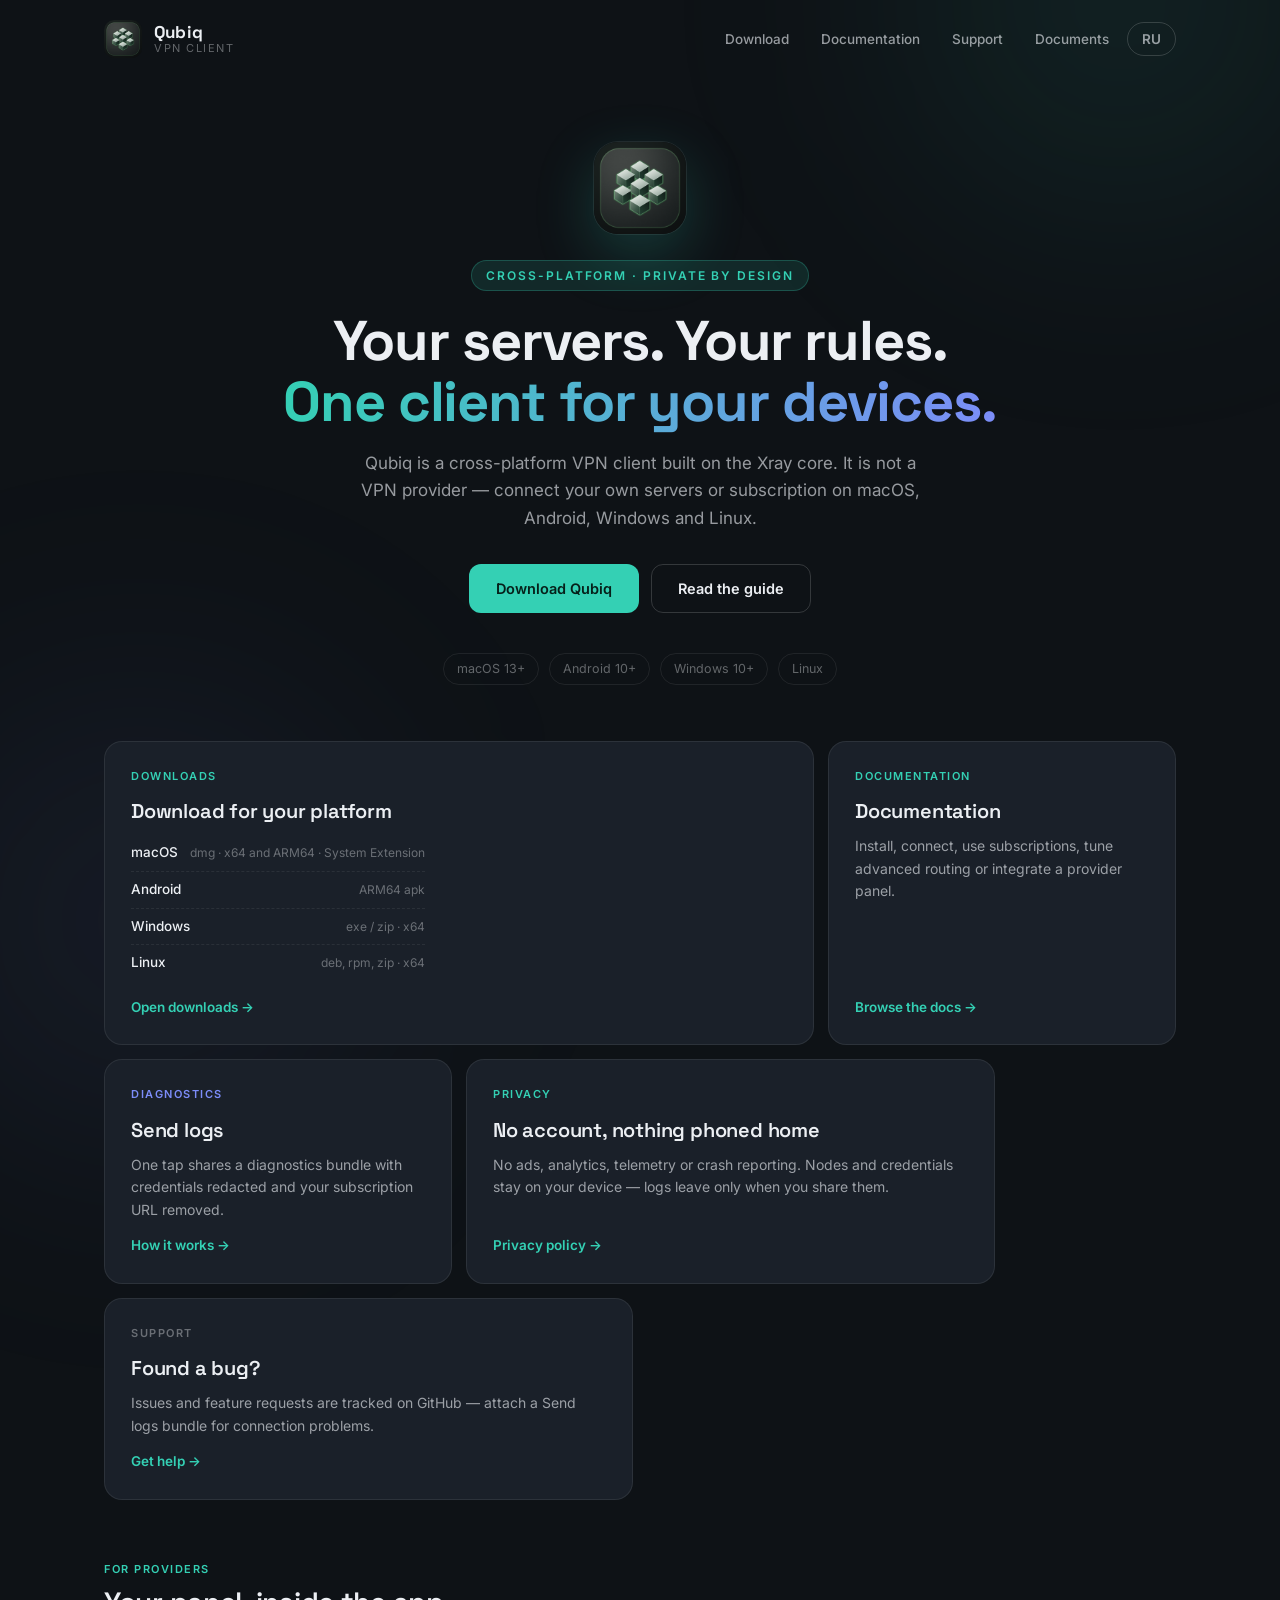
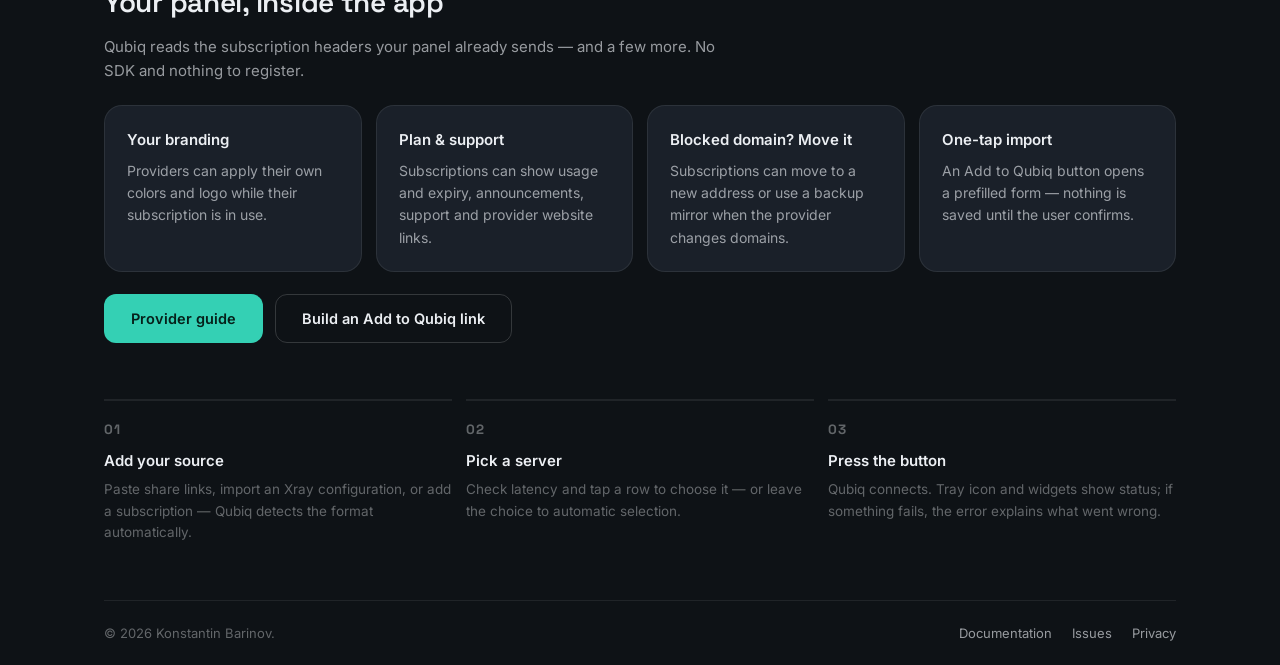
<file: index.html>
<!DOCTYPE html>
<html lang="en" data-root="">
<head>
<meta charset="UTF-8">
<meta name="viewport" content="width=device-width, initial-scale=1.0">
<script src="language.js?v=20261127-3"></script>
<title>Qubiq — a cross-platform VPN client for your own servers</title>
<meta name="description" content="Qubiq is a cross-platform VPN client built on the Xray core for macOS, Android, Windows and Linux — your own servers and subscriptions; no account and no analytics.">
<meta property="og:title" content="Qubiq — one VPN client for your devices">
<meta property="og:description" content="Cross-platform VPN client built on the Xray core for macOS, Android, Windows and Linux. Your servers, your routing — no accounts, no telemetry.">
<meta property="og:type" content="website">
<meta property="og:url" content="https://knstntnkek.github.io/qubiq-site/">
<meta property="og:site_name" content="Qubiq">
<meta property="og:image" content="https://knstntnkek.github.io/qubiq-site/og.png">
<meta property="og:image:width" content="1024">
<meta property="og:image:height" content="1024">
<meta name="twitter:card" content="summary_large_image">
<meta name="twitter:title" content="Qubiq — one VPN client for your devices">
<meta name="twitter:description" content="Cross-platform VPN client built on the Xray core for macOS, Android, Windows and Linux. Your servers, your routing — no accounts, no telemetry.">
<meta name="twitter:image" content="https://knstntnkek.github.io/qubiq-site/og.png">
<link rel="canonical" href="https://knstntnkek.github.io/qubiq-site/">
<link rel="alternate" hreflang="en" href="https://knstntnkek.github.io/qubiq-site/">
<link rel="alternate" hreflang="ru" href="https://knstntnkek.github.io/qubiq-site/ru/">
<link rel="alternate" hreflang="x-default" href="https://knstntnkek.github.io/qubiq-site/">
<meta property="og:locale" content="en_US">
<script type="application/ld+json">
{
  "@context": "https://schema.org",
  "@type": "SoftwareApplication",
  "name": "Qubiq",
  "url": "https://knstntnkek.github.io/qubiq-site/",
  "downloadUrl": "https://knstntnkek.github.io/qubiq-site/",
  "operatingSystem": "macOS, Android, Windows, Linux",
  "applicationCategory": "UtilitiesApplication",
  "description": "A cross-platform VPN client built on the Xray core for phones, tablets and desktops. Use your own servers or subscription — no accounts, no analytics.",
  "offers": { "@type": "Offer", "price": "0", "priceCurrency": "USD" },
  "author": { "@type": "Person", "name": "Konstantin Barinov" }
}
</script>
<link rel="icon" type="image/png" href="icon.png">
<link rel="apple-touch-icon" href="icon.png">
<link rel="preconnect" href="https://fonts.googleapis.com">
<link rel="preconnect" href="https://fonts.gstatic.com" crossorigin>
<link href="https://fonts.googleapis.com/css2?family=Inter:wght@400;500;600&family=Space+Grotesk:wght@500;600;700&family=JetBrains+Mono:wght@400&display=swap" rel="stylesheet">
<link rel="stylesheet" href="style.css?v=20261127-2">
</head>
<body>

<div class="bg-glow teal" aria-hidden="true"></div>
<div class="bg-glow violet" aria-hidden="true"></div>

<div class="page">

  <header class="topbar">
    <a class="brand" href="index.html">
      <img class="brand-icon" src="icon.png" alt="Qubiq logo">
      <span class="brand-text">
        <strong>Qubiq</strong>
        <span>VPN client</span>
      </span>
    </a>
    <nav>
      <ul class="nav-links">
        <li><a href="#" data-modal="modal-download">Download</a></li>
        <li><a href="docs.html">Documentation</a></li>
        <li><a href="#" data-modal="modal-support">Support</a></li>
        <li><a href="#" data-modal="modal-documents">Documents</a></li>
        <li><a class="lang-switch" href="ru/index.html" hreflang="ru" lang="ru" aria-label="Русская версия">RU</a></li>
      </ul>
    </nav>
  </header>

  <main>
    <section class="hero">
      <img class="hero-logo" src="icon.png" alt="Qubiq">
      <span class="hero-eyebrow">Cross-platform · Private by design</span>
      <h1>Your servers. Your rules.<br><em>One client for your devices.</em></h1>
      <p class="hero-sub">Qubiq is a cross-platform VPN client built on the
      Xray core. It is not a VPN provider — connect your own servers
      or subscription on macOS, Android, Windows and Linux.</p>
      <div class="hero-cta">
        <button class="btn btn-primary" data-modal="modal-download">
          Download Qubiq
        </button>
        <a class="btn btn-ghost" href="docs.html">Read the guide</a>
      </div>
      <div class="platform-chips">
        <span>macOS 13+</span>
        <span>Android 10+</span><span>Windows 10+</span><span>Linux</span>
      </div>
    </section>

    <section class="bento">
      <button class="bento-card wide reveal" data-modal="modal-download">
        <span class="bento-kicker">Downloads</span>
        <h2>Download for your platform</h2>
        <ul class="bento-list">
          <li><b>macOS</b><small>dmg · x64 and ARM64 · System Extension</small></li>
          <li><b>Android</b><small>ARM64 apk</small></li>
          <li><b>Windows</b><small>exe / zip · x64</small></li>
          <li><b>Linux</b><small>deb, rpm, zip · x64</small></li>
        </ul>
        <span class="bento-cta">Open downloads →</span>
      </button>

      <a class="bento-card third reveal" href="docs.html">
        <span class="bento-kicker">Documentation</span>
        <h2>Documentation</h2>
        <p>Install, connect, use subscriptions, tune advanced routing or
        integrate a provider panel.</p>
        <span class="bento-cta">Browse the docs →</span>
      </a>

      <a class="bento-card third reveal" href="docs.html?page=subscriptions#send-logs">
        <span class="bento-kicker violet">Diagnostics</span>
        <h2>Send logs</h2>
        <p>One tap shares a diagnostics bundle with credentials redacted
        and your subscription URL removed.</p>
        <span class="bento-cta">How it works →</span>
      </a>

      <a class="bento-card half reveal" href="privacy.html">
        <span class="bento-kicker">Privacy</span>
        <h2>No account, nothing phoned home</h2>
        <p>No ads, analytics, telemetry or crash reporting. Nodes and
        credentials stay on your device — logs leave only
        when you share them.</p>
        <span class="bento-cta">Privacy policy →</span>
      </a>

      <button class="bento-card half reveal" data-modal="modal-support">
        <span class="bento-kicker neutral">Support</span>
        <h2>Found a bug?</h2>
        <p>Issues and feature requests are tracked on GitHub —
        attach a Send logs bundle for connection problems.</p>
        <span class="bento-cta">Get help →</span>
      </button>
    </section>

    <section class="providers" aria-labelledby="providers-title">
      <span class="bento-kicker">For providers</span>
      <h2 id="providers-title">Your panel, inside the app</h2>
      <p class="providers-sub">Qubiq reads the subscription headers your
      panel already sends — and a few more. No SDK and nothing to
      register.</p>
      <div class="providers-grid">
        <div class="provider-feature">
          <h3>Your branding</h3>
          <p>Providers can apply their own colors and logo while their
          subscription is in use.</p>
        </div>
        <div class="provider-feature">
          <h3>Plan &amp; support</h3>
          <p>Subscriptions can show usage and expiry, announcements,
          support and provider website links.</p>
        </div>
        <div class="provider-feature">
          <h3>Blocked domain? Move it</h3>
          <p>Subscriptions can move to a new address or use a backup
          mirror when the provider changes domains.</p>
        </div>
        <div class="provider-feature">
          <h3>One-tap import</h3>
          <p>An Add to Qubiq button opens a prefilled form — nothing is
          saved until the user confirms.</p>
        </div>
      </div>
      <div class="providers-cta">
        <a class="btn btn-primary" href="docs.html?page=providers">Provider guide</a>
        <a class="btn btn-ghost" href="docs.html?page=providers#link-builder">Build an Add to Qubiq link</a>
      </div>
    </section>

    <section class="steps">
      <div class="step">
        <p class="step-num">01</p>
        <h3>Add your source</h3>
        <p>Paste share links, import an Xray configuration, or add a
        subscription — Qubiq detects the format automatically.</p>
      </div>
      <div class="step">
        <p class="step-num">02</p>
        <h3>Pick a server</h3>
        <p>Check latency and tap a row to choose it — or leave the choice
        to automatic selection.</p>
      </div>
      <div class="step">
        <p class="step-num">03</p>
        <h3>Press the button</h3>
        <p>Qubiq connects. Tray icon and widgets show status; if something
        fails, the error explains what went wrong.</p>
      </div>
    </section>
  </main>

  <footer class="footer">
    <span>© 2026 Konstantin Barinov.</span>
    <div class="footer-links">
      <a href="docs.html">Documentation</a>
      <a href="https://github.com/knstntnkek/qubiq-site/issues">Issues</a>
      <a href="privacy.html">Privacy</a>
    </div>
  </footer>

</div>

<!-- MODALS -->
<div class="modal" id="modal-download" hidden>
  <div class="modal-card" role="dialog" aria-modal="true" aria-label="Download Qubiq">
    <button class="modal-x" data-close aria-label="Close">×</button>
    <h2 class="modal-title">Download</h2>
    <p class="modal-sub">Choose your platform to download Qubiq.</p>
    <div class="modal-cols">
      <div class="modal-col">
        <p class="modal-col-title">Desktop</p>
        <div class="dl-row dl-static">
          <span class="dl-main">
            <span class="dl-name">Windows</span>
            <span class="dl-meta">x64 · exe, zip · Windows 10 20H2+ · soon</span>
          </span>
        </div>
        <div class="dl-row dl-static">
          <span class="dl-main">
            <span class="dl-name">macOS</span>
            <span class="dl-meta">x64 / ARM64 · dmg · macOS 13+ · System Extension · soon</span>
          </span>
        </div>
        <div class="dl-row dl-static">
          <span class="dl-main">
            <span class="dl-name">Linux</span>
            <span class="dl-meta">x64 · deb, rpm, zip · glibc 2.39+ · soon</span>
          </span>
        </div>
      </div>
      <div class="modal-col">
        <p class="modal-col-title">Mobile</p>
        <div class="dl-row dl-static">
          <span class="dl-main">
            <span class="dl-name">Android</span>
            <span class="dl-meta">ARM64 apk · Android 10+ · soon</span>
          </span>
        </div>
      </div>
    </div>
    <p class="modal-foot">When you first connect, the system will ask for
    VPN permission — see <a href="docs.html?page=getting-started">Getting
    started</a>.</p>
  </div>
</div>

<div class="modal" id="modal-support" hidden>
  <div class="modal-card" role="dialog" aria-modal="true" aria-label="Support">
    <button class="modal-x" data-close aria-label="Close">×</button>
    <h2 class="modal-title">Support</h2>
    <p class="modal-sub">Bugs and feature requests are handled in the open.</p>
    <div class="modal-cols">
      <div class="modal-col">
        <a class="dl-row" href="https://github.com/knstntnkek/qubiq-site/issues">
          <span class="dl-main">
            <span class="dl-name">GitHub Issues</span>
            <span class="dl-meta">bug reports &amp; feature requests</span>
          </span>
          <span class="dl-arrow">→</span>
        </a>
      </div>
      <div class="modal-col">
        <a class="dl-row" href="docs.html?page=troubleshooting">
          <span class="dl-main">
            <span class="dl-name">Troubleshooting &amp; FAQ</span>
            <span class="dl-meta">common fixes in the guide</span>
          </span>
          <span class="dl-arrow">→</span>
        </a>
      </div>
    </div>
    <p class="modal-foot">Reporting a provider or connection issue? In the app,
    a group's <strong>Send logs</strong> action shares a ready-redacted
    diagnostics bundle — attach it to the issue. Include your platform plus
    app and core versions.</p>
  </div>
</div>

<div class="modal" id="modal-documents" hidden>
  <div class="modal-card" role="dialog" aria-modal="true" aria-label="Documents">
    <button class="modal-x" data-close aria-label="Close">×</button>
    <h2 class="modal-title">Documents</h2>
    <p class="modal-sub">Privacy policy, license and third-party credits.</p>
    <div class="modal-cols">
      <div class="modal-col">
        <a class="dl-row" href="privacy.html">
          <span class="dl-main">
            <span class="dl-name">Privacy Policy</span>
            <span class="dl-meta">the app collects nothing</span>
          </span>
          <span class="dl-arrow">→</span>
        </a>
        <div class="dl-row dl-static">
          <span class="dl-main">
            <span class="dl-name">License</span>
            <span class="dl-meta">proprietary · all rights reserved</span>
          </span>
        </div>
      </div>
      <div class="modal-col">
        <a class="dl-row" href="https://github.com/XTLS/libXray">
          <span class="dl-main">
            <span class="dl-name">libXray</span>
            <span class="dl-meta">the Xray core binding</span>
          </span>
          <span class="dl-arrow">→</span>
        </a>
      </div>
    </div>
  </div>
</div>

<script src="site.js?v=20261127-3"></script>
<script data-goatcounter="https://konstantin11.goatcounter.com/count" async src="https://gc.zgo.at/count.js"></script>
</body>
</html>
</file>
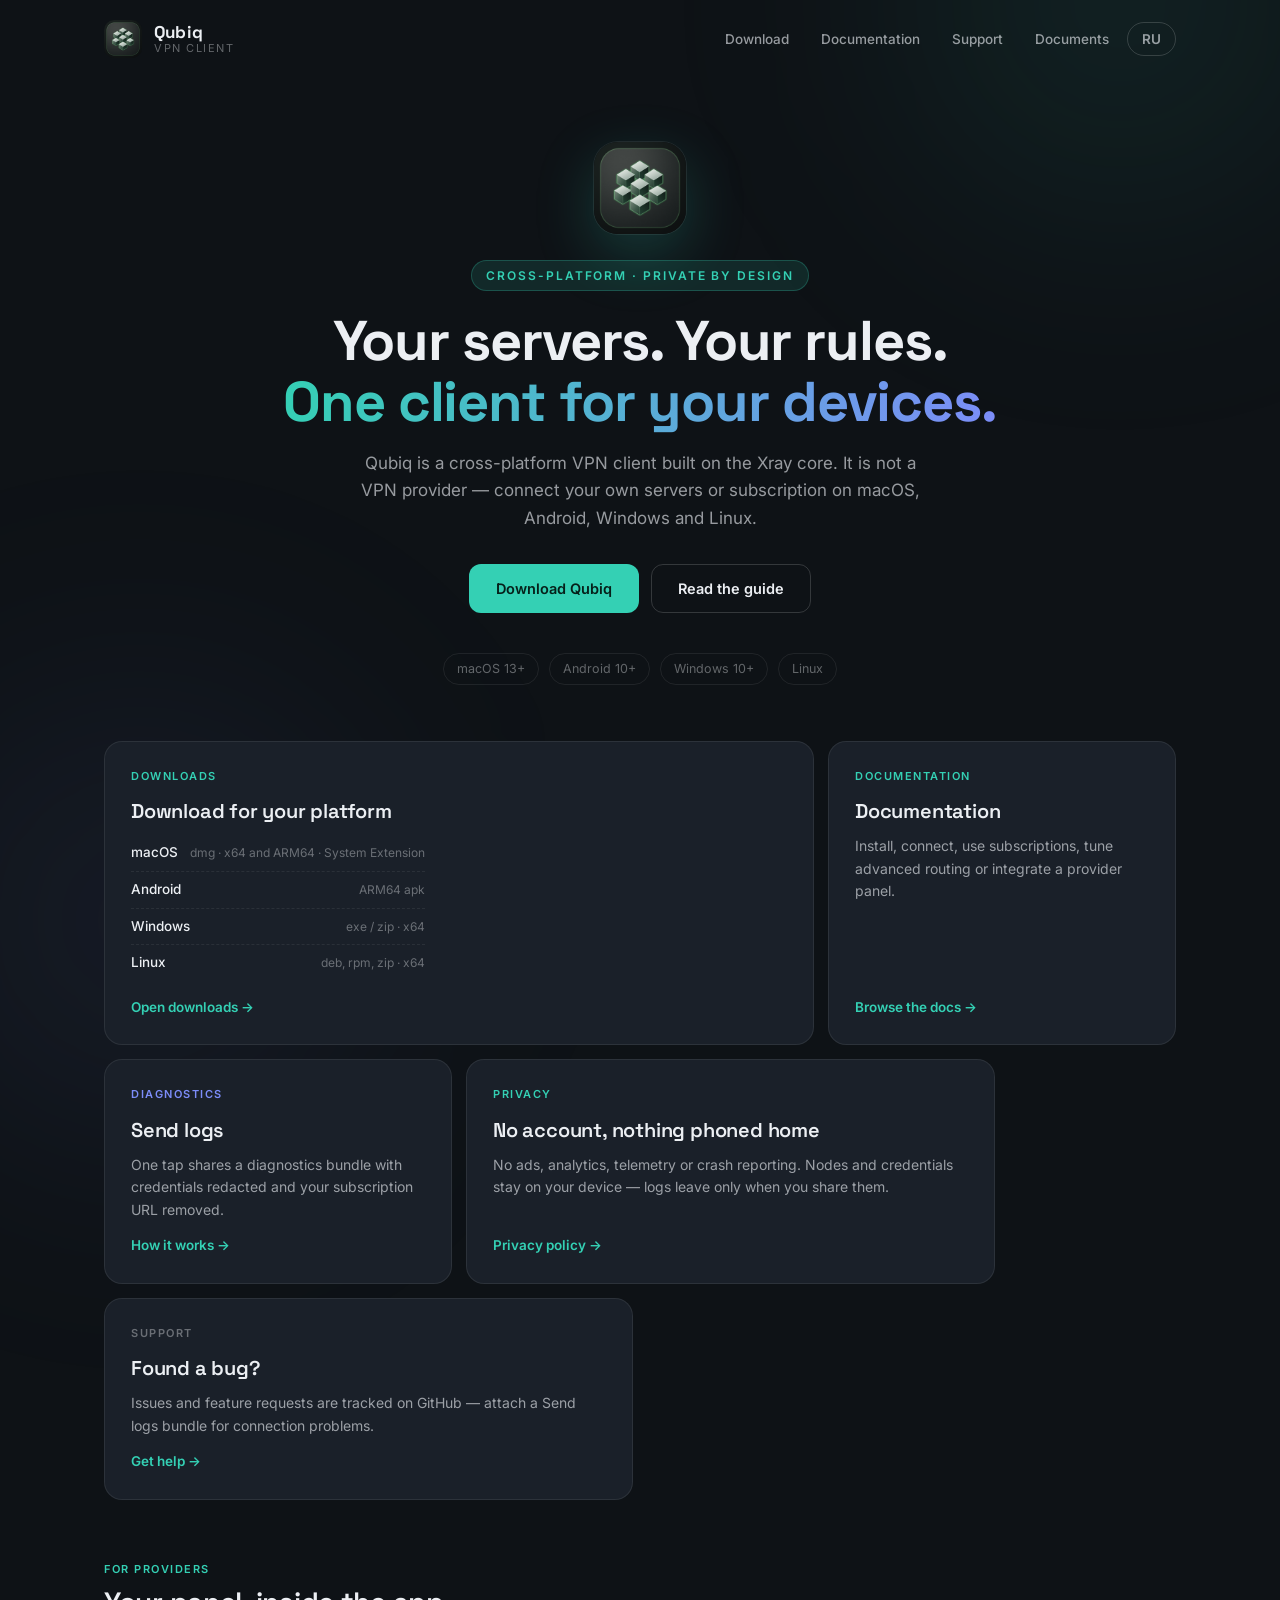
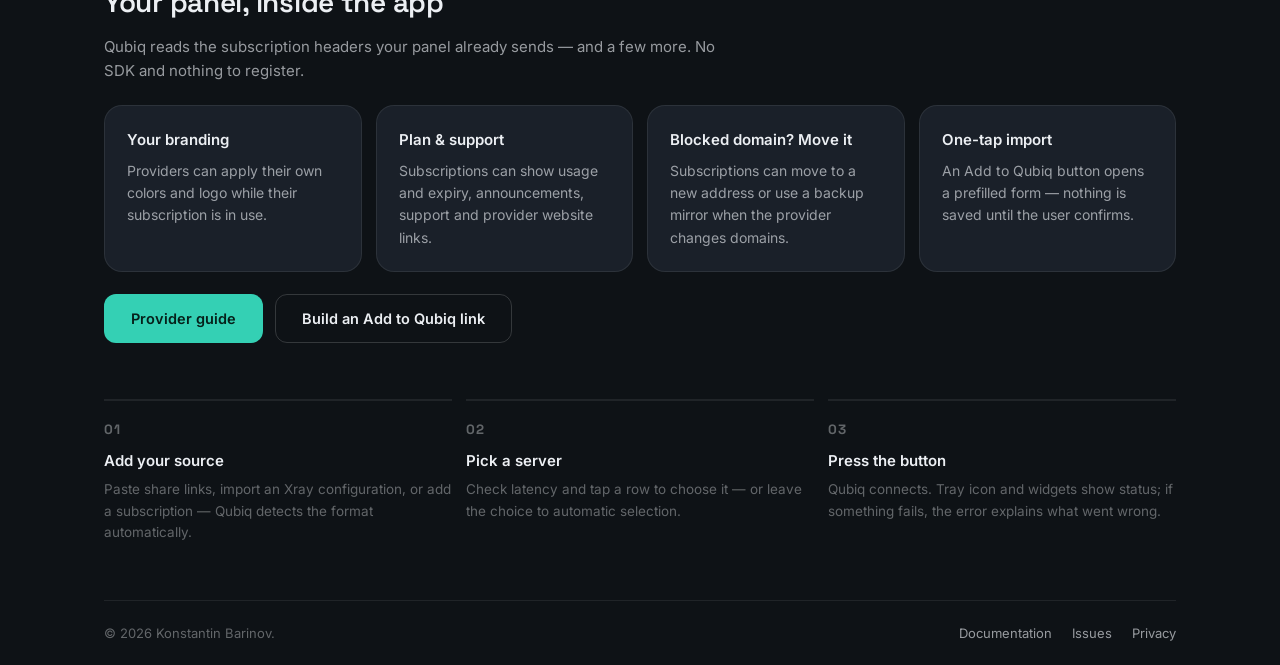
<file: ru/index.html>
<!DOCTYPE html>
<html lang="ru" data-root="../">
<head>
<meta charset="UTF-8">
<meta name="viewport" content="width=device-width, initial-scale=1.0">
<script src="../language.js?v=20261127-3"></script>
<title>Qubiq — кроссплатформенный VPN-клиент для ваших серверов</title>
<meta name="description" content="Qubiq — кроссплатформенный VPN-клиент на ядре Xray для macOS, Android, Windows и Linux — ваши серверы и подписки; без аккаунта и аналитики.">
<meta property="og:title" content="Qubiq — один VPN-клиент для ваших устройств">
<meta property="og:description" content="Кроссплатформенный VPN-клиент на ядре Xray для macOS, Android, Windows и Linux. Ваши серверы, ваша маршрутизация — без аккаунтов и телеметрии.">
<meta property="og:type" content="website">
<meta property="og:url" content="https://knstntnkek.github.io/qubiq-site/ru/">
<meta property="og:site_name" content="Qubiq">
<meta property="og:image" content="https://knstntnkek.github.io/qubiq-site/og.png">
<meta property="og:image:width" content="1024">
<meta property="og:image:height" content="1024">
<meta name="twitter:card" content="summary_large_image">
<meta name="twitter:title" content="Qubiq — один VPN-клиент для ваших устройств">
<meta name="twitter:description" content="Кроссплатформенный VPN-клиент на ядре Xray для macOS, Android, Windows и Linux. Ваши серверы, ваша маршрутизация — без аккаунтов и телеметрии.">
<meta name="twitter:image" content="https://knstntnkek.github.io/qubiq-site/og.png">
<link rel="canonical" href="https://knstntnkek.github.io/qubiq-site/ru/">
<link rel="alternate" hreflang="en" href="https://knstntnkek.github.io/qubiq-site/">
<link rel="alternate" hreflang="ru" href="https://knstntnkek.github.io/qubiq-site/ru/">
<link rel="alternate" hreflang="x-default" href="https://knstntnkek.github.io/qubiq-site/">
<meta property="og:locale" content="ru_RU">
<script type="application/ld+json">
{
  "@context": "https://schema.org",
  "@type": "SoftwareApplication",
  "name": "Qubiq",
  "url": "https://knstntnkek.github.io/qubiq-site/ru/",
  "downloadUrl": "https://knstntnkek.github.io/qubiq-site/ru/",
  "operatingSystem": "macOS, Android, Windows, Linux",
  "applicationCategory": "UtilitiesApplication",
  "description": "Кроссплатформенный VPN-клиент на ядре Xray для телефонов, планшетов и компьютеров. Используйте свои серверы или подписку — без аккаунтов и аналитики.",
  "offers": { "@type": "Offer", "price": "0", "priceCurrency": "USD" },
  "author": { "@type": "Person", "name": "Konstantin Barinov" }
}
</script>
<link rel="icon" type="image/png" href="../icon.png">
<link rel="apple-touch-icon" href="../icon.png">
<link rel="preconnect" href="https://fonts.googleapis.com">
<link rel="preconnect" href="https://fonts.gstatic.com" crossorigin>
<link href="https://fonts.googleapis.com/css2?family=Inter:wght@400;500;600&family=Space+Grotesk:wght@500;600;700&family=JetBrains+Mono:wght@400&display=swap" rel="stylesheet">
<link rel="stylesheet" href="../style.css?v=20261127-2">
</head>
<body>

<div class="bg-glow teal" aria-hidden="true"></div>
<div class="bg-glow violet" aria-hidden="true"></div>

<div class="page">

  <header class="topbar">
    <a class="brand" href="index.html">
      <img class="brand-icon" src="../icon.png" alt="Логотип Qubiq">
      <span class="brand-text">
        <strong>Qubiq</strong>
        <span>VPN-клиент</span>
      </span>
    </a>
    <nav>
      <ul class="nav-links">
        <li><a href="#" data-modal="modal-download">Скачать</a></li>
        <li><a href="docs.html">Документация</a></li>
        <li><a href="#" data-modal="modal-support">Поддержка</a></li>
        <li><a href="#" data-modal="modal-documents">Документы</a></li>
        <li><a class="lang-switch" href="../index.html" hreflang="en" lang="en" aria-label="English version">EN</a></li>
      </ul>
    </nav>
  </header>

  <main>
    <section class="hero">
      <img class="hero-logo" src="../icon.png" alt="Qubiq">
      <span class="hero-eyebrow">Для всех платформ · Приватность по умолчанию</span>
      <h1>Ваши серверы. Ваши правила.<br><em>Один клиент для ваших устройств.</em></h1>
      <p class="hero-sub">Qubiq — кроссплатформенный VPN-клиент на ядре
      Xray. Qubiq не является VPN-провайдером — подключайте свои серверы
      или подписку на macOS, Android, Windows и Linux.</p>
      <div class="hero-cta">
        <button class="btn btn-primary" data-modal="modal-download">
          Скачать Qubiq
        </button>
        <a class="btn btn-ghost" href="docs.html">Читать руководство</a>
      </div>
      <div class="platform-chips">
        <span>macOS 13+</span>
        <span>Android 10+</span><span>Windows 10+</span><span>Linux</span>
      </div>
    </section>

    <section class="bento">
      <button class="bento-card wide reveal" data-modal="modal-download">
        <span class="bento-kicker">Загрузки</span>
        <h2>Скачать для вашей платформы</h2>
        <ul class="bento-list">
          <li><b>macOS</b><small>dmg · x64 и ARM64 · System Extension</small></li>
          <li><b>Android</b><small>ARM64 apk</small></li>
          <li><b>Windows</b><small>exe / zip · x64</small></li>
          <li><b>Linux</b><small>deb, rpm, zip · x64</small></li>
        </ul>
        <span class="bento-cta">Открыть загрузки →</span>
      </button>

      <a class="bento-card third reveal" href="docs.html">
        <span class="bento-kicker">Документация</span>
        <h2>Документация</h2>
        <p>Установка, подключение, подписки, продвинутая маршрутизация и
        интеграция панели провайдера.</p>
        <span class="bento-cta">Открыть документацию →</span>
      </a>

      <a class="bento-card third reveal" href="docs.html?page=subscriptions#send-logs">
        <span class="bento-kicker violet">Диагностика</span>
        <h2>Отправить журналы</h2>
        <p>Одно нажатие отправляет диагностический пакет с замаскированными
        учётными данными и без URL вашей подписки.</p>
        <span class="bento-cta">Как это работает →</span>
      </a>

      <a class="bento-card half reveal" href="privacy.html">
        <span class="bento-kicker">Конфиденциальность</span>
        <h2>Без аккаунта — ничего не уходит наружу</h2>
        <p>Ни рекламы, ни аналитики, ни телеметрии, ни отчётов о сбоях.
        Узлы и учётные данные остаются на вашем устройстве — журналы
        уходят, только когда вы сами их отправляете.</p>
        <span class="bento-cta">Политика конфиденциальности →</span>
      </a>

      <button class="bento-card half reveal" data-modal="modal-support">
        <span class="bento-kicker neutral">Поддержка</span>
        <h2>Нашли ошибку?</h2>
        <p>Ошибки и пожелания отслеживаются на GitHub — при
        проблемах с подключением приложите пакет «Отправить журналы».</p>
        <span class="bento-cta">Получить помощь →</span>
      </button>
    </section>

    <section class="providers" aria-labelledby="providers-title">
      <span class="bento-kicker">Провайдерам</span>
      <h2 id="providers-title">Ваша панель — внутри приложения</h2>
      <p class="providers-sub">Qubiq читает заголовки подписки, которые ваша
      панель уже отправляет, — и ещё несколько. Никаких SDK и регистраций.</p>
      <div class="providers-grid">
        <div class="provider-feature">
          <h3>Ваше оформление</h3>
          <p>Провайдеры могут применять свои цвета и логотип, пока их
          подписка используется.</p>
        </div>
        <div class="provider-feature">
          <h3>Тариф и поддержка</h3>
          <p>Подписки могут показывать трафик и срок, объявления,
          поддержку и ссылку на сайт провайдера.</p>
        </div>
        <div class="provider-feature">
          <h3>Домен заблокирован? Переезжайте</h3>
          <p>Подписки могут переезжать на новый адрес или использовать
          зеркало, когда провайдер меняет домен.</p>
        </div>
        <div class="provider-feature">
          <h3>Импорт в одно нажатие</h3>
          <p>Кнопка «Добавить в Qubiq» открывает заполненную форму —
          ничего не сохраняется без подтверждения пользователя.</p>
        </div>
      </div>
      <div class="providers-cta">
        <a class="btn btn-primary" href="docs.html?page=providers">Руководство провайдера</a>
        <a class="btn btn-ghost" href="docs.html?page=providers#link-builder">Создать ссылку «Добавить в Qubiq»</a>
      </div>
    </section>

    <section class="steps">
      <div class="step">
        <p class="step-num">01</p>
        <h3>Добавьте источник</h3>
        <p>Вставьте ссылки, импортируйте конфигурацию Xray или добавьте
        подписку — Qubiq сам определит формат.</p>
      </div>
      <div class="step">
        <p class="step-num">02</p>
        <h3>Выберите сервер</h3>
        <p>Проверьте задержку и нажмите строку, чтобы выбрать сервер, —
        или доверьте выбор автоматическому режиму.</p>
      </div>
      <div class="step">
        <p class="step-num">03</p>
        <h3>Нажмите кнопку</h3>
        <p>Qubiq подключается. Значок в трее и виджеты показывают
        состояние; при ошибке будет понятно, что пошло не так.</p>
      </div>
    </section>
  </main>

  <footer class="footer">
    <span>© 2026 Konstantin Barinov.</span>
    <div class="footer-links">
      <a href="docs.html">Документация</a>
      <a href="https://github.com/knstntnkek/qubiq-site/issues">Ошибки и идеи</a>
      <a href="privacy.html">Конфиденциальность</a>
    </div>
  </footer>

</div>

<!-- MODALS -->
<div class="modal" id="modal-download" hidden>
  <div class="modal-card" role="dialog" aria-modal="true" aria-label="Скачать Qubiq">
    <button class="modal-x" data-close aria-label="Закрыть">×</button>
    <h2 class="modal-title">Скачать</h2>
    <p class="modal-sub">Выберите платформу, чтобы скачать Qubiq.</p>
    <div class="modal-cols">
      <div class="modal-col">
        <p class="modal-col-title">Компьютер</p>
        <div class="dl-row dl-static">
          <span class="dl-main">
            <span class="dl-name">Windows</span>
            <span class="dl-meta">x64 · exe, zip · Windows 10 20H2+ · скоро</span>
          </span>
        </div>
        <div class="dl-row dl-static">
          <span class="dl-main">
            <span class="dl-name">macOS</span>
            <span class="dl-meta">x64 / ARM64 · dmg · macOS 13+ · System Extension · скоро</span>
          </span>
        </div>
        <div class="dl-row dl-static">
          <span class="dl-main">
            <span class="dl-name">Linux</span>
            <span class="dl-meta">x64 · deb, rpm, zip · glibc 2.39+ · скоро</span>
          </span>
        </div>
      </div>
      <div class="modal-col">
        <p class="modal-col-title">Мобильные</p>
        <div class="dl-row dl-static">
          <span class="dl-main">
            <span class="dl-name">Android</span>
            <span class="dl-meta">ARM64 apk · Android 10+ · скоро</span>
          </span>
        </div>
      </div>
    </div>
    <p class="modal-foot">При первом подключении система спросит разрешение
    VPN — см. <a href="docs.html?page=getting-started">«Начало работы»</a>.</p>
  </div>
</div>

<div class="modal" id="modal-support" hidden>
  <div class="modal-card" role="dialog" aria-modal="true" aria-label="Поддержка">
    <button class="modal-x" data-close aria-label="Закрыть">×</button>
    <h2 class="modal-title">Поддержка</h2>
    <p class="modal-sub">Ошибки и пожелания обсуждаются открыто.</p>
    <div class="modal-cols">
      <div class="modal-col">
        <a class="dl-row" href="https://github.com/knstntnkek/qubiq-site/issues">
          <span class="dl-main">
            <span class="dl-name">GitHub Issues</span>
            <span class="dl-meta">ошибки и пожелания</span>
          </span>
          <span class="dl-arrow">→</span>
        </a>
      </div>
      <div class="modal-col">
        <a class="dl-row" href="docs.html?page=troubleshooting">
          <span class="dl-main">
            <span class="dl-name">Устранение неполадок и вопросы</span>
            <span class="dl-meta">типовые решения в руководстве</span>
          </span>
          <span class="dl-arrow">→</span>
        </a>
      </div>
    </div>
    <p class="modal-foot">Сообщаете о проблеме с провайдером или подключением?
    В приложении действие <strong>«Отправить журналы»</strong> в карточке
    группы делится готовым пакетом с замаскированными данными — приложите
    его к issue. Укажите платформу и версии приложения и ядра.</p>
  </div>
</div>

<div class="modal" id="modal-documents" hidden>
  <div class="modal-card" role="dialog" aria-modal="true" aria-label="Документы">
    <button class="modal-x" data-close aria-label="Закрыть">×</button>
    <h2 class="modal-title">Документы</h2>
    <p class="modal-sub">Политика конфиденциальности, лицензия и упоминания
    сторонних проектов.</p>
    <div class="modal-cols">
      <div class="modal-col">
        <a class="dl-row" href="privacy.html">
          <span class="dl-main">
            <span class="dl-name">Политика конфиденциальности</span>
            <span class="dl-meta">приложение ничего не собирает</span>
          </span>
          <span class="dl-arrow">→</span>
        </a>
        <div class="dl-row dl-static">
          <span class="dl-main">
            <span class="dl-name">Лицензия</span>
            <span class="dl-meta">проприетарная · все права защищены</span>
          </span>
        </div>
      </div>
      <div class="modal-col">
        <a class="dl-row" href="https://github.com/XTLS/libXray">
          <span class="dl-main">
            <span class="dl-name">libXray</span>
            <span class="dl-meta">привязка ядра Xray</span>
          </span>
          <span class="dl-arrow">→</span>
        </a>
      </div>
    </div>
  </div>
</div>

<script src="../site.js?v=20261127-3"></script>
<script data-goatcounter="https://konstantin11.goatcounter.com/count" async src="https://gc.zgo.at/count.js"></script>
</body>
</html>
</file>
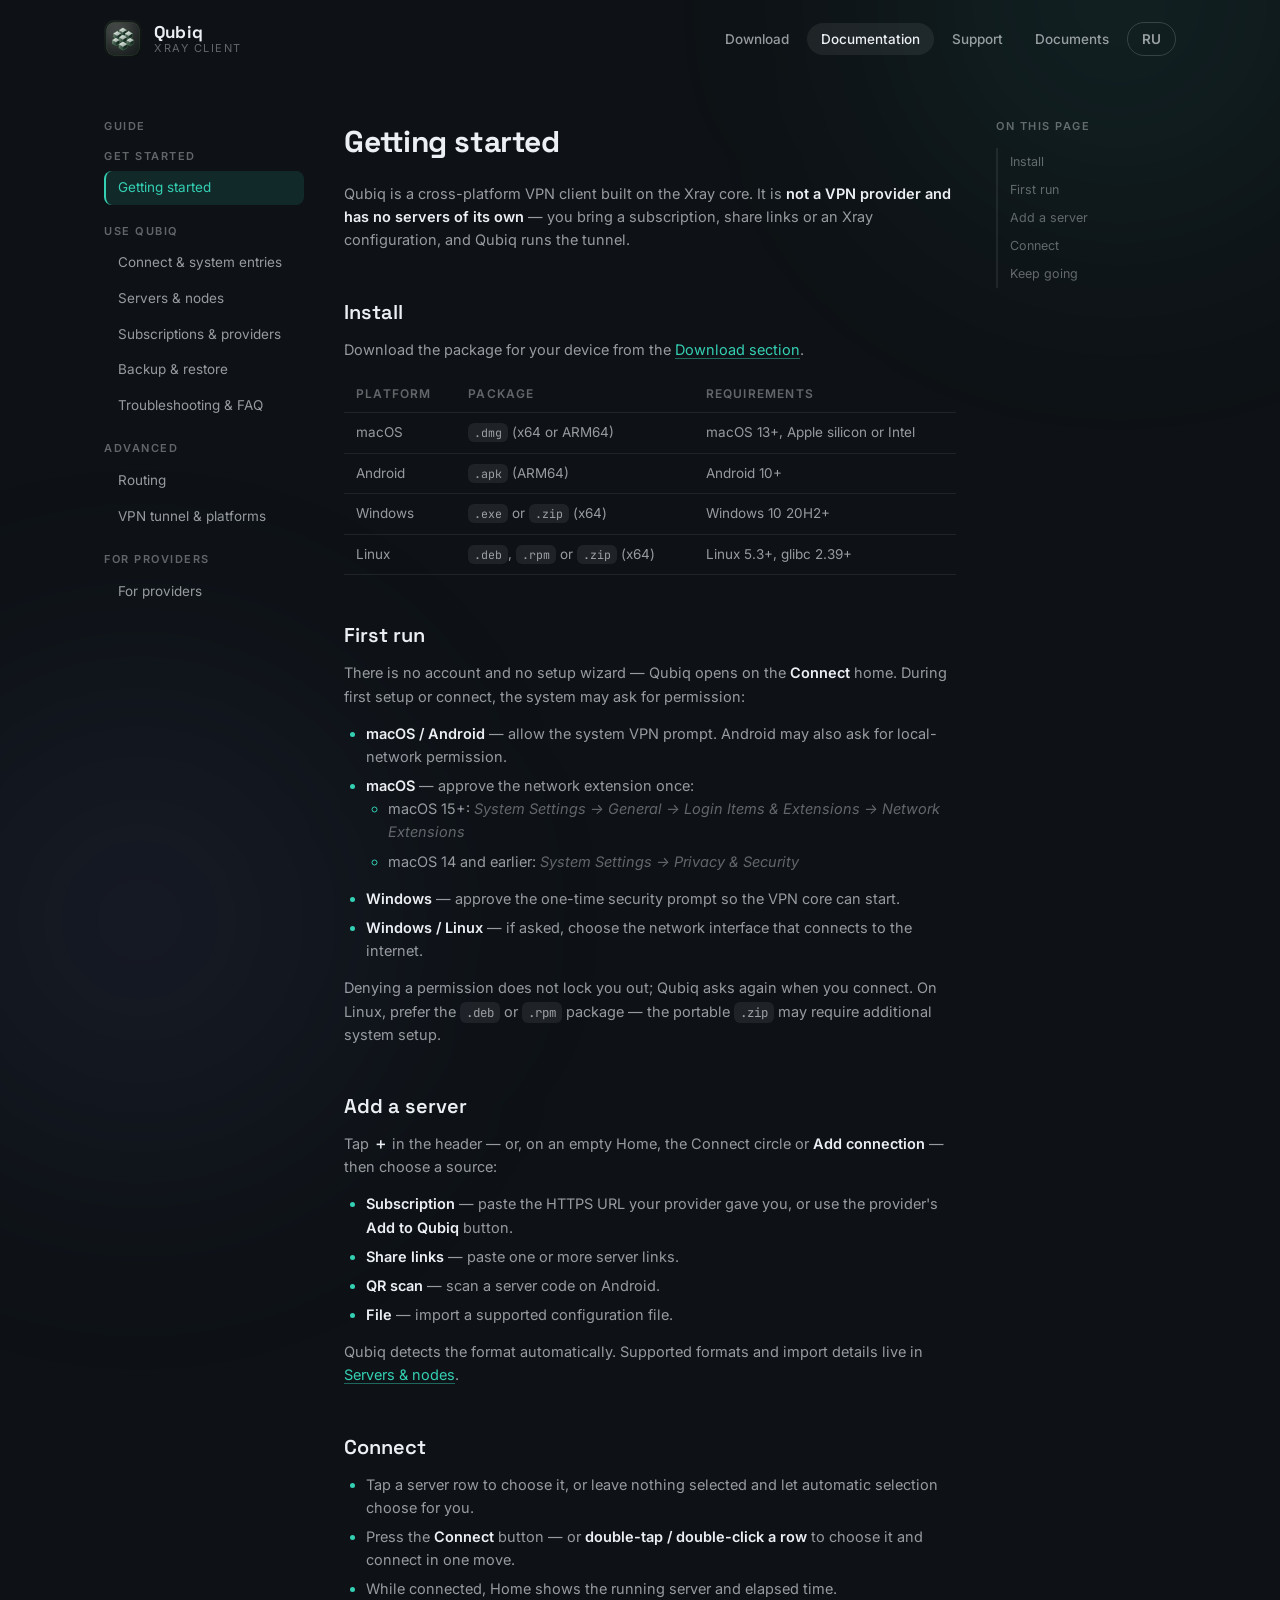
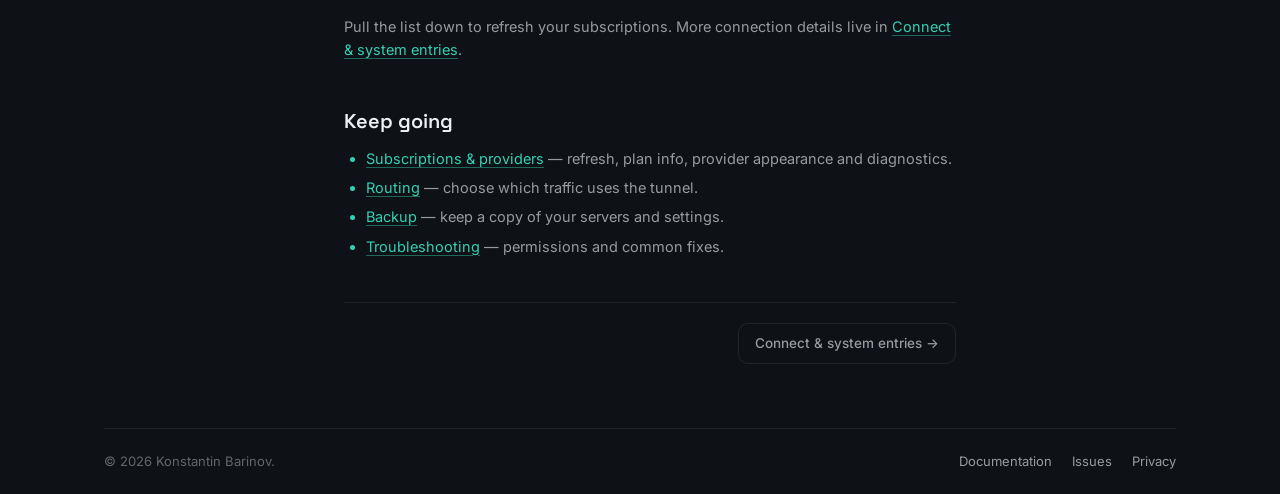
<file: docs.html>
<!DOCTYPE html>
<html lang="en" data-root="">
<head>
<meta charset="UTF-8">
<meta name="viewport" content="width=device-width, initial-scale=1.0">
<script src="language.js?v=20261127-3"></script>
<title>Qubiq docs — user guide</title>
<meta name="description" content="The Qubiq user guide: setup per platform, servers and subscriptions, routing modes, VPN tunnel options, backups, provider fields and troubleshooting.">
<meta property="og:title" content="Qubiq docs — user guide">
<meta property="og:description" content="The Qubiq user guide: setup per platform, servers and subscriptions, routing modes, VPN tunnel options, backups, provider fields and troubleshooting.">
<meta property="og:type" content="website">
<meta property="og:url" content="https://knstntnkek.github.io/qubiq-site/docs.html">
<meta property="og:site_name" content="Qubiq">
<meta property="og:image" content="https://knstntnkek.github.io/qubiq-site/og.png">
<meta name="twitter:card" content="summary_large_image">
<meta name="twitter:image" content="https://knstntnkek.github.io/qubiq-site/og.png">
<link rel="canonical" href="https://knstntnkek.github.io/qubiq-site/docs.html">
<link rel="alternate" hreflang="en" href="https://knstntnkek.github.io/qubiq-site/docs.html">
<link rel="alternate" hreflang="ru" href="https://knstntnkek.github.io/qubiq-site/ru/docs.html">
<link rel="alternate" hreflang="x-default" href="https://knstntnkek.github.io/qubiq-site/docs.html">
<meta property="og:locale" content="en_US">
<link rel="icon" type="image/png" href="icon.png">
<link rel="apple-touch-icon" href="icon.png">
<link rel="preconnect" href="https://fonts.googleapis.com">
<link rel="preconnect" href="https://fonts.gstatic.com" crossorigin>
<link href="https://fonts.googleapis.com/css2?family=Inter:wght@400;500;600&family=Space+Grotesk:wght@500;600;700&family=JetBrains+Mono:wght@400&display=swap" rel="stylesheet">
<link rel="stylesheet" href="style.css?v=20261127-2">
</head>
<body >

<div class="bg-glow teal" aria-hidden="true"></div>
<div class="bg-glow violet" aria-hidden="true"></div>

<div class="page">

  <header class="topbar">
    <a class="brand" href="index.html">
      <img class="brand-icon" src="icon.png" alt="Qubiq logo">
      <span class="brand-text">
        <strong>Qubiq</strong>
        <span>Xray client</span>
      </span>
    </a>
    <nav>
      <ul class="nav-links">
        <li><a href="index.html#modal-download">Download</a></li>
        <li><a href="docs.html" aria-current="page">Documentation</a></li>
        <li><a href="index.html#modal-support">Support</a></li>
        <li><a href="index.html#modal-documents">Documents</a></li>
        <li><a class="lang-switch" href="ru/docs.html" hreflang="ru" lang="ru" aria-label="Русская версия">RU</a></li>
      </ul>
    </nav>
  </header>

  <main>
    <div class="docs-layout">
      <aside class="docs-nav" id="docs-nav" aria-label="Guide pages"></aside>
      <article class="doc-body" id="doc-body">
        <noscript><p>The guide needs JavaScript — the pages live in
        <a href="https://github.com/knstntnkek/qubiq-site/tree/main/docs">markdown files</a>
        you can also read on GitHub.</p></noscript>
      </article>
      <aside class="docs-toc" id="docs-toc" aria-label="On this page"></aside>
    </div>
  </main>

  <footer class="footer">
    <span>© 2026 Konstantin Barinov.</span>
    <div class="footer-links">
      <a href="docs.html">Documentation</a>
      <a href="https://github.com/knstntnkek/qubiq-site/issues">Issues</a>
      <a href="privacy.html">Privacy</a>
    </div>
  </footer>

</div>

<script src="marked.min.js"></script>
<script src="docs.js?v=20261127-2"></script>
<script src="site.js?v=20261127-3"></script>
<script data-goatcounter="https://konstantin11.goatcounter.com/count" async src="https://gc.zgo.at/count.js"></script>
</body>
</html>
</file>
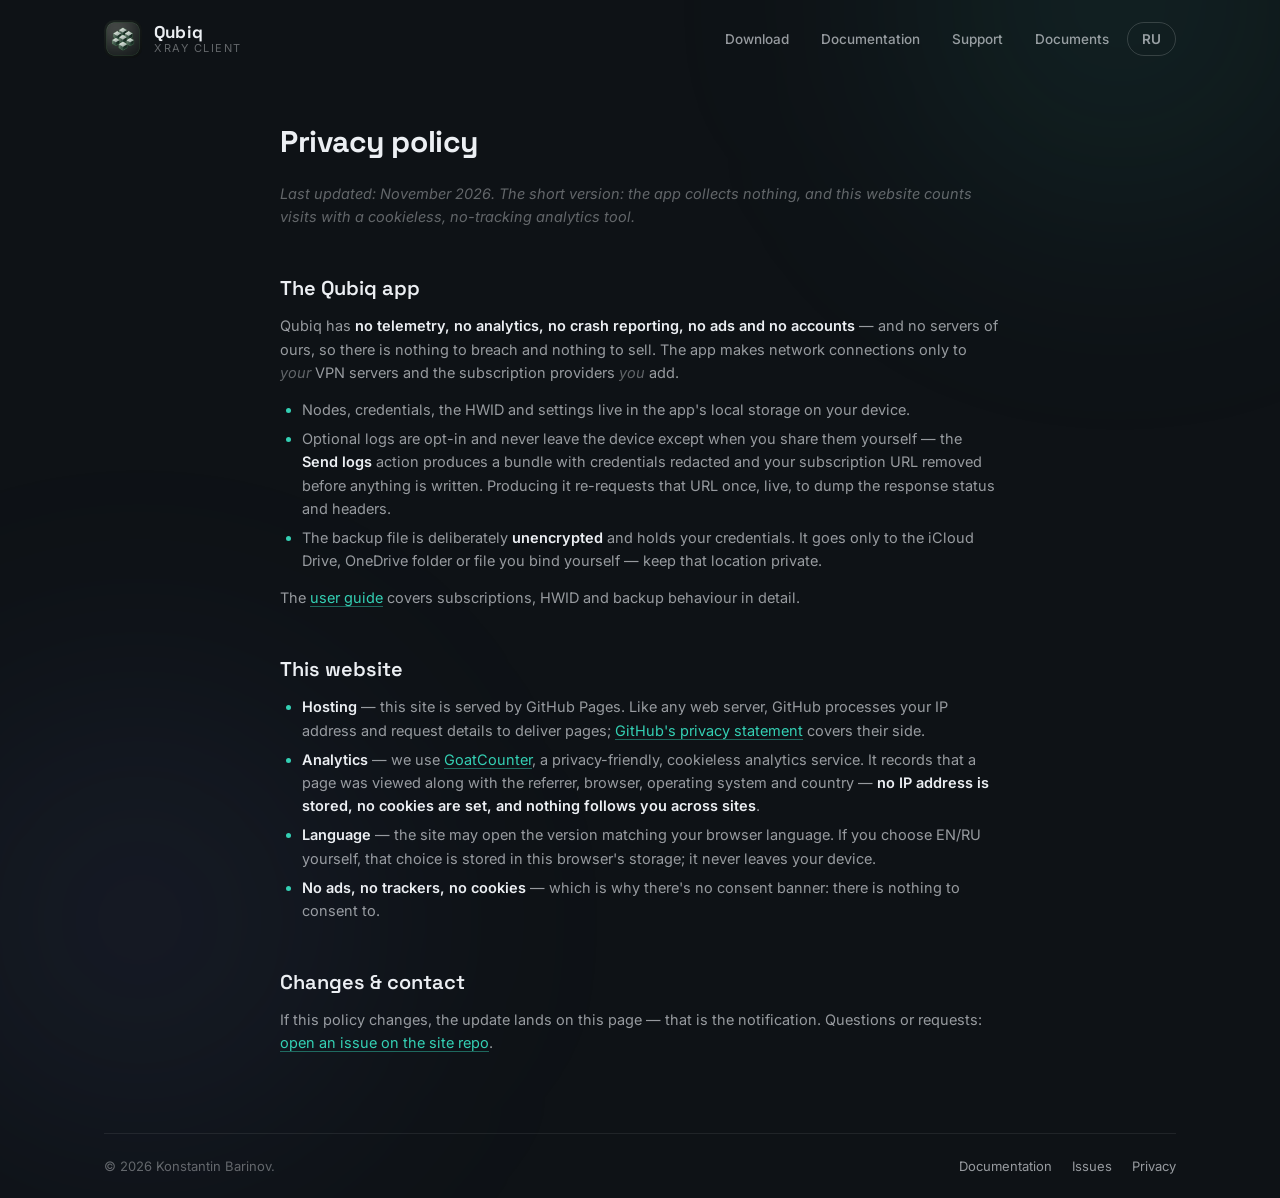
<file: privacy.html>
<!DOCTYPE html>
<html lang="en" data-root="">
<head>
<meta charset="UTF-8">
<meta name="viewport" content="width=device-width, initial-scale=1.0">
<script src="language.js?v=20261127-3"></script>
<title>Qubiq — privacy policy</title>
<meta name="description" content="Qubiq privacy policy: the app collects nothing — no accounts, no analytics, no telemetry. This website counts visits with cookieless analytics.">
<meta property="og:title" content="Qubiq — privacy policy">
<meta property="og:description" content="The Qubiq app collects nothing — no accounts, no analytics, no telemetry.">
<meta property="og:type" content="website">
<meta property="og:url" content="https://knstntnkek.github.io/qubiq-site/privacy.html">
<meta property="og:site_name" content="Qubiq">
<meta property="og:image" content="https://knstntnkek.github.io/qubiq-site/og.png">
<meta name="twitter:card" content="summary_large_image">
<meta name="twitter:image" content="https://knstntnkek.github.io/qubiq-site/og.png">
<link rel="canonical" href="https://knstntnkek.github.io/qubiq-site/privacy.html">
<link rel="alternate" hreflang="en" href="https://knstntnkek.github.io/qubiq-site/privacy.html">
<link rel="alternate" hreflang="ru" href="https://knstntnkek.github.io/qubiq-site/ru/privacy.html">
<link rel="alternate" hreflang="x-default" href="https://knstntnkek.github.io/qubiq-site/privacy.html">
<meta property="og:locale" content="en_US">
<link rel="icon" type="image/png" href="icon.png">
<link rel="apple-touch-icon" href="icon.png">
<link rel="preconnect" href="https://fonts.googleapis.com">
<link rel="preconnect" href="https://fonts.gstatic.com" crossorigin>
<link href="https://fonts.googleapis.com/css2?family=Inter:wght@400;500;600&family=Space+Grotesk:wght@500;600;700&family=JetBrains+Mono:wght@400&display=swap" rel="stylesheet">
<link rel="stylesheet" href="style.css?v=20261127-2">
</head>
<body >

<div class="bg-glow teal" aria-hidden="true"></div>
<div class="bg-glow violet" aria-hidden="true"></div>

<div class="page">

  <header class="topbar">
    <a class="brand" href="index.html">
      <img class="brand-icon" src="icon.png" alt="Qubiq logo">
      <span class="brand-text">
        <strong>Qubiq</strong>
        <span>Xray client</span>
      </span>
    </a>
    <nav>
      <ul class="nav-links">
        <li><a href="index.html#modal-download">Download</a></li>
        <li><a href="docs.html">Documentation</a></li>
        <li><a href="index.html#modal-support">Support</a></li>
        <li><a href="index.html#modal-documents">Documents</a></li>
        <li><a class="lang-switch" href="ru/privacy.html" hreflang="ru" lang="ru" aria-label="Русская версия">RU</a></li>
      </ul>
    </nav>
  </header>

  <main>
    <div class="docs-layout">
      <article class="doc-body">
        <h1>Privacy policy</h1>
        <p><em>Last updated: November 2026. The short version: the app
        collects nothing, and this website counts visits with a cookieless,
        no-tracking analytics tool.</em></p>

        <h2>The Qubiq app</h2>
        <p>Qubiq has <strong>no telemetry, no analytics, no crash
        reporting, no ads and no accounts</strong> — and no servers of
        ours, so there is nothing to breach and nothing to sell. The app
        makes network connections only to <em>your</em> VPN servers and
        the subscription providers <em>you</em> add.</p>
        <ul>
          <li>Nodes, credentials, the HWID and settings live in the app's
          local storage on your device.</li>
          <li>Optional logs are opt-in and never leave the device except
          when you share them yourself — the <strong>Send logs</strong>
          action produces a bundle with credentials redacted and your
          subscription URL removed before anything is written. Producing
          it re-requests that URL once, live, to dump the response
          status and headers.</li>
          <li>The backup file is deliberately <strong>unencrypted</strong>
          and holds your credentials. It goes only to
          the iCloud Drive, OneDrive folder or file you bind yourself —
          keep that location private.</li>
        </ul>
        <p>The <a href="docs.html">user guide</a> covers
        subscriptions, HWID and backup behaviour in detail.</p>

        <h2>This website</h2>
        <ul>
          <li><strong>Hosting</strong> — this site is served by GitHub
          Pages. Like any web server, GitHub processes your IP address and
          request details to deliver pages; <a href="https://docs.github.com/en/site-policy/privacy-policies/github-general-privacy-statement">GitHub's
          privacy statement</a> covers their side.</li>
          <li><strong>Analytics</strong> — we use <a href="https://www.goatcounter.com">GoatCounter</a>,
          a privacy-friendly, cookieless analytics service. It records that
          a page was viewed along with the referrer, browser, operating
          system and country — <strong>no IP address is stored, no cookies
          are set, and nothing follows you across sites</strong>.</li>
          <li><strong>Language</strong> — the site may open the version
          matching your browser language. If you choose EN/RU yourself, that
          choice is stored in this browser's storage; it never leaves
          your device.</li>
          <li><strong>No ads, no trackers, no cookies</strong> — which is
          why there's no consent banner: there is nothing to consent
          to.</li>
        </ul>

        <h2>Changes &amp; contact</h2>
        <p>If this policy changes, the update lands on this page — that is
        the notification. Questions or requests:
        <a href="https://github.com/knstntnkek/qubiq-site/issues">open an
        issue on the site repo</a>.</p>
      </article>
    </div>
  </main>

  <footer class="footer">
    <span>© 2026 Konstantin Barinov.</span>
    <div class="footer-links">
      <a href="docs.html">Documentation</a>
      <a href="https://github.com/knstntnkek/qubiq-site/issues">Issues</a>
      <a href="privacy.html">Privacy</a>
    </div>
  </footer>

</div>

<script src="site.js?v=20261127-3"></script>
<script data-goatcounter="https://konstantin11.goatcounter.com/count" async src="https://gc.zgo.at/count.js"></script>
</body>
</html>
</file>
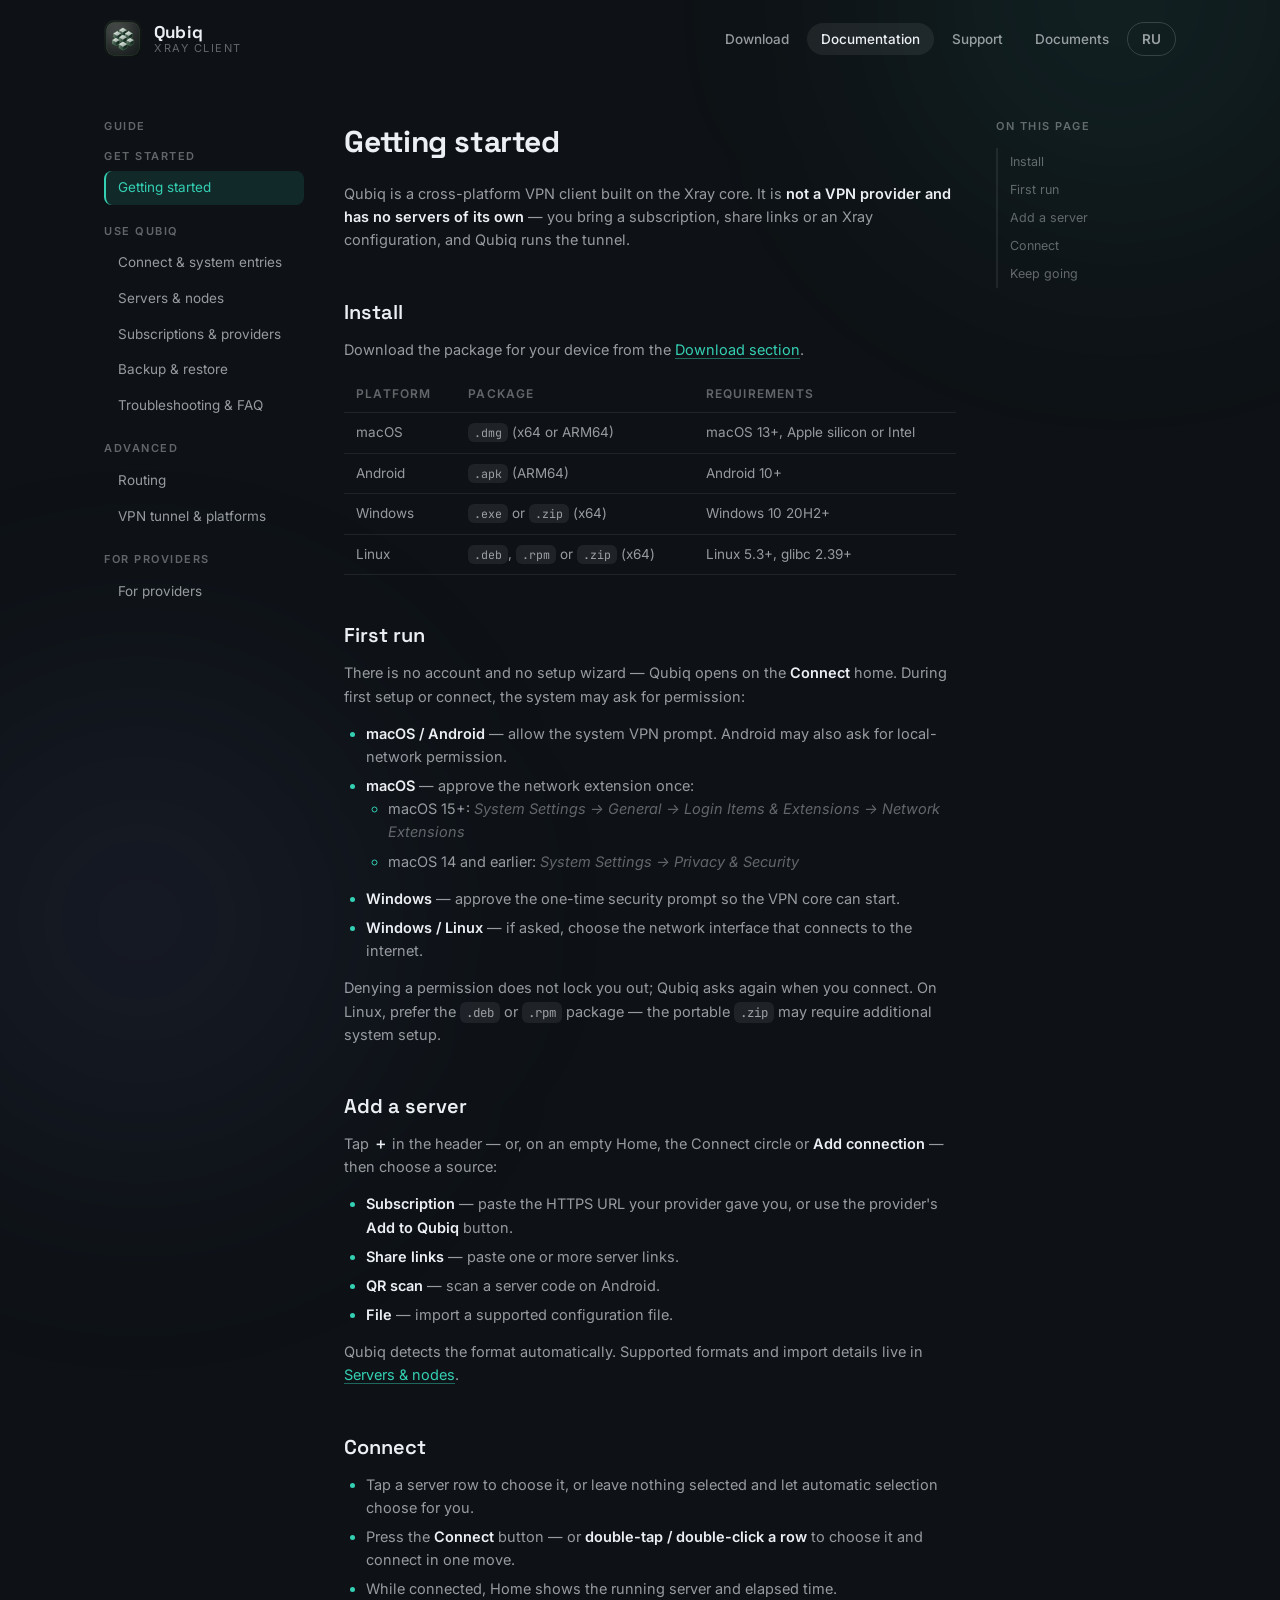
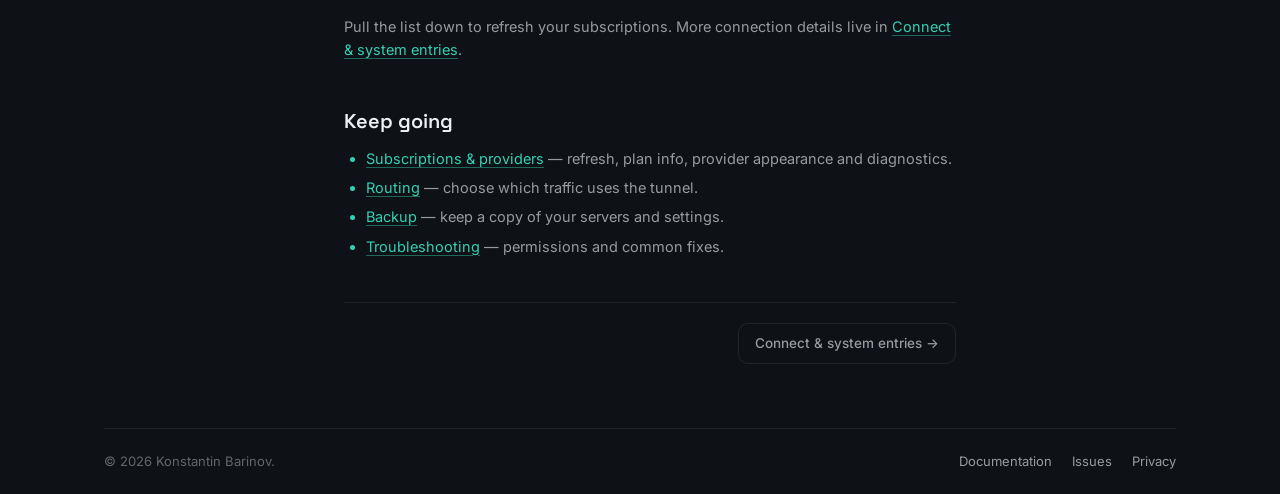
<file: ru/docs.html>
<!DOCTYPE html>
<html lang="ru" data-root="../">
<head>
<meta charset="UTF-8">
<meta name="viewport" content="width=device-width, initial-scale=1.0">
<script src="../language.js?v=20261127-3"></script>
<title>Документация Qubiq — руководство</title>
<meta name="description" content="Руководство Qubiq: установка по платформам, серверы и подписки, режимы маршрутизации, параметры VPN-туннеля, резервные копии, поля провайдера и устранение неполадок.">
<meta property="og:title" content="Документация Qubiq — руководство">
<meta property="og:description" content="Руководство Qubiq: установка по платформам, серверы и подписки, режимы маршрутизации, параметры VPN-туннеля, резервные копии, поля провайдера и устранение неполадок.">
<meta property="og:type" content="website">
<meta property="og:url" content="https://knstntnkek.github.io/qubiq-site/ru/docs.html">
<meta property="og:site_name" content="Qubiq">
<meta property="og:image" content="https://knstntnkek.github.io/qubiq-site/og.png">
<meta name="twitter:card" content="summary_large_image">
<meta name="twitter:image" content="https://knstntnkek.github.io/qubiq-site/og.png">
<link rel="canonical" href="https://knstntnkek.github.io/qubiq-site/ru/docs.html">
<link rel="alternate" hreflang="en" href="https://knstntnkek.github.io/qubiq-site/docs.html">
<link rel="alternate" hreflang="ru" href="https://knstntnkek.github.io/qubiq-site/ru/docs.html">
<link rel="alternate" hreflang="x-default" href="https://knstntnkek.github.io/qubiq-site/docs.html">
<meta property="og:locale" content="ru_RU">
<link rel="icon" type="image/png" href="../icon.png">
<link rel="apple-touch-icon" href="../icon.png">
<link rel="preconnect" href="https://fonts.googleapis.com">
<link rel="preconnect" href="https://fonts.gstatic.com" crossorigin>
<link href="https://fonts.googleapis.com/css2?family=Inter:wght@400;500;600&family=Space+Grotesk:wght@500;600;700&family=JetBrains+Mono:wght@400&display=swap" rel="stylesheet">
<link rel="stylesheet" href="../style.css?v=20261127-2">
</head>
<body >

<div class="bg-glow teal" aria-hidden="true"></div>
<div class="bg-glow violet" aria-hidden="true"></div>

<div class="page">

  <header class="topbar">
    <a class="brand" href="index.html">
      <img class="brand-icon" src="../icon.png" alt="Логотип Qubiq">
      <span class="brand-text">
        <strong>Qubiq</strong>
        <span>Xray-клиент</span>
      </span>
    </a>
    <nav>
      <ul class="nav-links">
        <li><a href="index.html#modal-download">Скачать</a></li>
        <li><a href="docs.html" aria-current="page">Документация</a></li>
        <li><a href="index.html#modal-support">Поддержка</a></li>
        <li><a href="index.html#modal-documents">Документы</a></li>
        <li><a class="lang-switch" href="../docs.html" hreflang="en" lang="en" aria-label="English version">EN</a></li>
      </ul>
    </nav>
  </header>

  <main>
    <div class="docs-layout">
      <aside class="docs-nav" id="docs-nav" aria-label="Страницы руководства"></aside>
      <article class="doc-body" id="doc-body">
        <noscript><p>Руководству нужен JavaScript — страницы лежат в
        <a href="https://github.com/knstntnkek/qubiq-site/tree/main/ru/docs">markdown-файлах</a>,
        которые можно читать и на GitHub.</p></noscript>
      </article>
      <aside class="docs-toc" id="docs-toc" aria-label="На этой странице"></aside>
    </div>
  </main>

  <footer class="footer">
    <span>© 2026 Konstantin Barinov.</span>
    <div class="footer-links">
      <a href="docs.html">Документация</a>
      <a href="https://github.com/knstntnkek/qubiq-site/issues">Ошибки и идеи</a>
      <a href="privacy.html">Конфиденциальность</a>
    </div>
  </footer>

</div>

<script src="../marked.min.js"></script>
<script src="../docs.js?v=20261127-2"></script>
<script src="../site.js?v=20261127-3"></script>
<script data-goatcounter="https://konstantin11.goatcounter.com/count" async src="https://gc.zgo.at/count.js"></script>
</body>
</html>
</file>
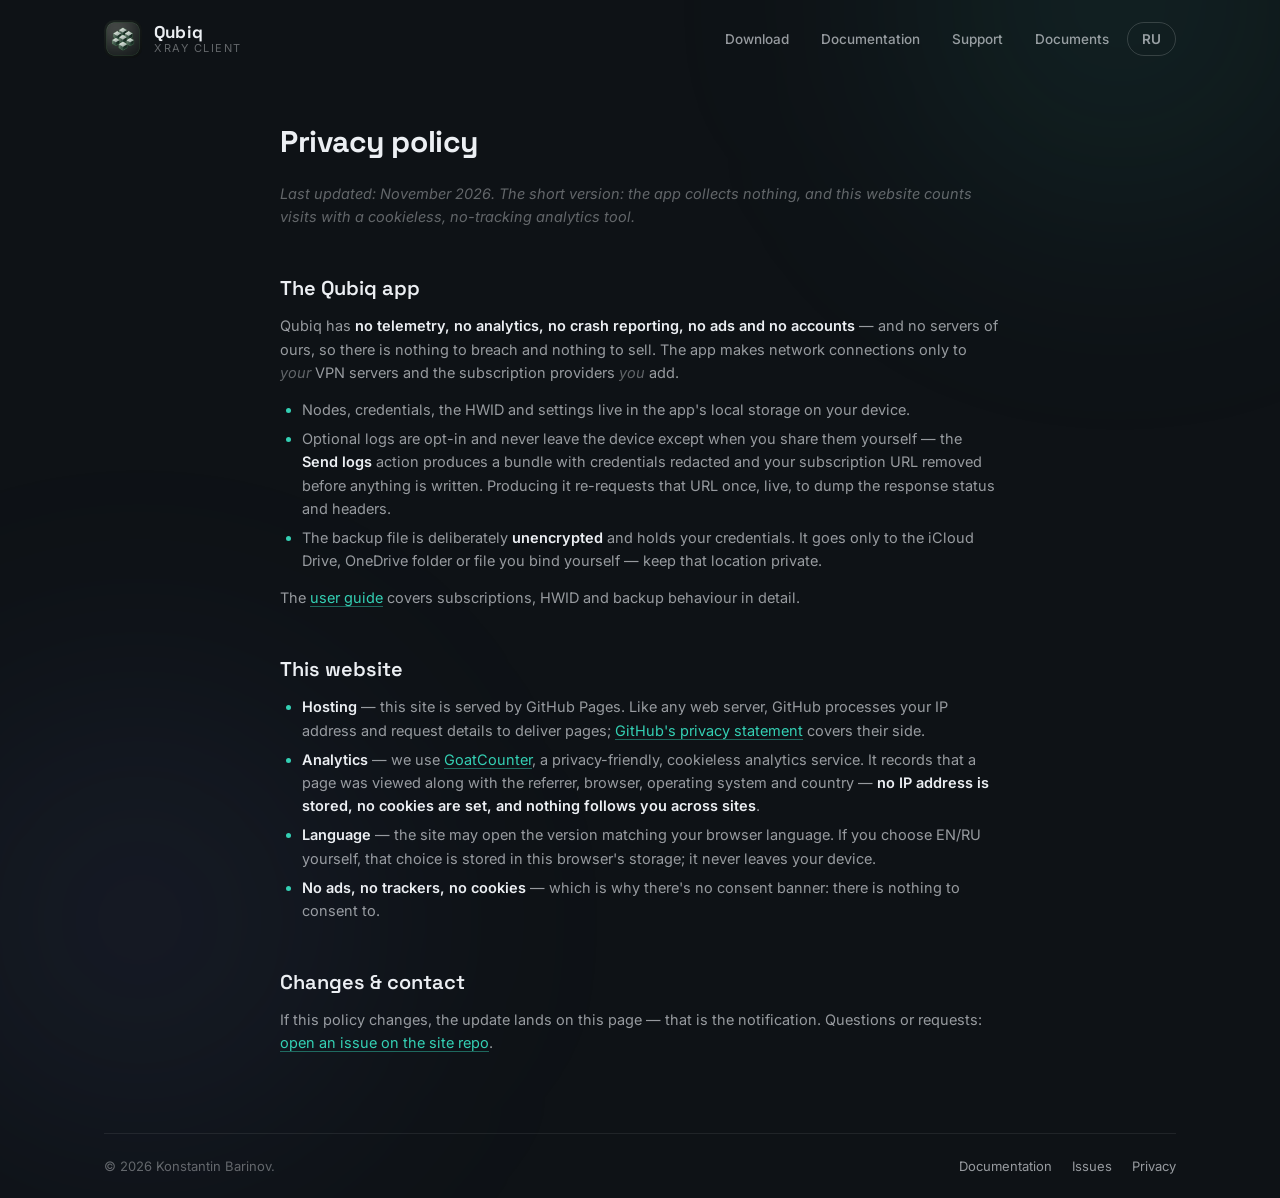
<file: ru/privacy.html>
<!DOCTYPE html>
<html lang="ru" data-root="../">
<head>
<meta charset="UTF-8">
<meta name="viewport" content="width=device-width, initial-scale=1.0">
<script src="../language.js?v=20261127-3"></script>
<title>Qubiq — политика конфиденциальности</title>
<meta name="description" content="Политика конфиденциальности Qubiq: приложение ничего не собирает — ни аккаунтов, ни аналитики, ни телеметрии. Этот сайт считает посещения анонимной статистикой без cookie.">
<meta property="og:title" content="Qubiq — политика конфиденциальности">
<meta property="og:description" content="Приложение Qubiq ничего не собирает — ни аккаунтов, ни аналитики, ни телеметрии.">
<meta property="og:type" content="website">
<meta property="og:url" content="https://knstntnkek.github.io/qubiq-site/ru/privacy.html">
<meta property="og:site_name" content="Qubiq">
<meta property="og:image" content="https://knstntnkek.github.io/qubiq-site/og.png">
<meta name="twitter:card" content="summary_large_image">
<meta name="twitter:image" content="https://knstntnkek.github.io/qubiq-site/og.png">
<link rel="canonical" href="https://knstntnkek.github.io/qubiq-site/ru/privacy.html">
<link rel="alternate" hreflang="en" href="https://knstntnkek.github.io/qubiq-site/privacy.html">
<link rel="alternate" hreflang="ru" href="https://knstntnkek.github.io/qubiq-site/ru/privacy.html">
<link rel="alternate" hreflang="x-default" href="https://knstntnkek.github.io/qubiq-site/privacy.html">
<meta property="og:locale" content="ru_RU">
<link rel="icon" type="image/png" href="../icon.png">
<link rel="apple-touch-icon" href="../icon.png">
<link rel="preconnect" href="https://fonts.googleapis.com">
<link rel="preconnect" href="https://fonts.gstatic.com" crossorigin>
<link href="https://fonts.googleapis.com/css2?family=Inter:wght@400;500;600&family=Space+Grotesk:wght@500;600;700&family=JetBrains+Mono:wght@400&display=swap" rel="stylesheet">
<link rel="stylesheet" href="../style.css?v=20261127-2">
</head>
<body >

<div class="bg-glow teal" aria-hidden="true"></div>
<div class="bg-glow violet" aria-hidden="true"></div>

<div class="page">

  <header class="topbar">
    <a class="brand" href="index.html">
      <img class="brand-icon" src="../icon.png" alt="Логотип Qubiq">
      <span class="brand-text">
        <strong>Qubiq</strong>
        <span>Xray-клиент</span>
      </span>
    </a>
    <nav>
      <ul class="nav-links">
        <li><a href="index.html#modal-download">Скачать</a></li>
        <li><a href="docs.html">Документация</a></li>
        <li><a href="index.html#modal-support">Поддержка</a></li>
        <li><a href="index.html#modal-documents">Документы</a></li>
        <li><a class="lang-switch" href="../privacy.html" hreflang="en" lang="en" aria-label="English version">EN</a></li>
      </ul>
    </nav>
  </header>

  <main>
    <div class="docs-layout">
      <article class="doc-body">
        <h1>Политика конфиденциальности</h1>
        <p><em>Обновлено: ноябрь 2026. Коротко: приложение ничего не
        собирает, а этот сайт считает посещения инструментом статистики
        без cookie и отслеживания.</em></p>

        <h2>Приложение Qubiq</h2>
        <p>В Qubiq <strong>нет телеметрии, аналитики, отчётов о сбоях,
        рекламы и аккаунтов</strong> — и нет наших серверов, так что
        взламывать и продавать нечего. Приложение выходит в сеть только до
        <em>ваших</em> VPN-серверов и провайдеров подписок, которых
        добавляете <em>вы</em>.</p>
        <ul>
          <li>Узлы, учётные данные, HWID и настройки живут в локальном
          хранилище приложения на вашем устройстве.</li>
          <li>Необязательные журналы включаются по желанию и не покидают
          устройство, пока вы сами их не отправите — действие
          <strong>«Отправить журналы»</strong> формирует пакет, в котором
          учётные данные замаскированы, а URL подписки удалён ещё до
          записи. При его создании приложение один раз повторно запрашивает
          этот URL, чтобы зафиксировать статус и заголовки ответа.</li>
          <li>Файл резервной копии намеренно остаётся
          <strong>незашифрованным</strong> и содержит ваши учётные данные.
          Он попадает только в iCloud Drive, папку
          OneDrive или файл, который вы привязываете сами, — храните его
          в надёжном месте.</li>
        </ul>
        <p><a href="docs.html">Руководство пользователя</a> подробно
        описывает подписки, HWID и поведение резервных копий.</p>

        <h2>Этот сайт</h2>
        <ul>
          <li><strong>Хостинг</strong> — сайт раздаётся через GitHub
          Pages. Как и любой веб-сервер, GitHub обрабатывает ваш IP-адрес
          и параметры запроса, чтобы отдать страницы; их сторону описывает
          <a href="https://docs.github.com/en/site-policy/privacy-policies/github-general-privacy-statement">политика
          конфиденциальности GitHub</a>.</li>
          <li><strong>Статистика</strong> — мы используем <a href="https://www.goatcounter.com">GoatCounter</a>,
          этичный сервис статистики без cookie. Он записывает факт
          просмотра страницы вместе с источником перехода, браузером,
          операционной системой и страной — <strong>IP-адрес не
          сохраняется, cookie не ставятся и за вами не следят между
          сайтами</strong>.</li>
          <li><strong>Язык</strong> — сайт может открыть версию,
          соответствующую языку браузера. Если вы сами выбираете EN/RU,
          этот выбор сохраняется в хранилище этого браузера
          и не покидает ваше устройство.</li>
          <li><strong>Ни рекламы, ни трекеров, ни cookie</strong> — поэтому
          здесь нет баннера согласия: соглашаться не на что.</li>
        </ul>

        <h2>Изменения и контакты</h2>
        <p>Если политика изменится, обновление появится на этой странице —
        это и есть уведомление. Вопросы и запросы:
        <a href="https://github.com/knstntnkek/qubiq-site/issues">создайте
        issue в репозитории сайта</a>.</p>
      </article>
    </div>
  </main>

  <footer class="footer">
    <span>© 2026 Konstantin Barinov.</span>
    <div class="footer-links">
      <a href="docs.html">Документация</a>
      <a href="https://github.com/knstntnkek/qubiq-site/issues">Ошибки и идеи</a>
      <a href="privacy.html">Конфиденциальность</a>
    </div>
  </footer>

</div>

<script src="../site.js?v=20261127-3"></script>
<script data-goatcounter="https://konstantin11.goatcounter.com/count" async src="https://gc.zgo.at/count.js"></script>
</body>
</html>
</file>
<file: style.css>
/* Qubiq — site styles. Dark ink theme, teal accent, bento layout. */

:root {
  --bg:        #0e1216;
  --bg-raise:  #151a20;
  --panel:     #1a2029;
  --panel-hi:  #1f2630;
  --border:    rgba(255, 255, 255, .08);
  --border-hi: rgba(255, 255, 255, .16);
  --text:      #eceff3;
  --text-soft: rgba(236, 239, 243, .62);
  --text-mute: rgba(236, 239, 243, .38);
  --teal:      #34d0b4;
  --teal-soft: rgba(52, 208, 180, .12);
  --indigo:    #7c8cf8;
  --radius:    18px;
  --mono:      "JetBrains Mono", ui-monospace, SFMono-Regular, monospace;
  --sans:      "Inter", system-ui, -apple-system, sans-serif;
  --display:   "Space Grotesk", "Inter", system-ui, sans-serif;
}

* { box-sizing: border-box; margin: 0; padding: 0; }

html { color-scheme: dark; }

body {
  background: var(--bg);
  color: var(--text);
  font-family: var(--sans);
  font-size: 15px;
  line-height: 1.6;
  -webkit-font-smoothing: antialiased;
}

a { color: var(--teal); text-decoration: none; }
a:hover { text-decoration: underline; }

img { max-width: 100%; }

/* ambient background — two soft color pools, own geometry */
.bg-glow {
  position: fixed;
  z-index: -1;
  border-radius: 50%;
  filter: blur(120px);
  pointer-events: none;
}
.bg-glow.teal {
  width: 640px; height: 640px;
  top: -320px; right: -160px;
  background: radial-gradient(circle, rgba(52, 208, 180, .14), transparent 65%);
}
.bg-glow.violet {
  width: 720px; height: 720px;
  bottom: -380px; left: -220px;
  background: radial-gradient(circle, rgba(124, 140, 248, .11), transparent 65%);
}

.page {
  max-width: 1120px;
  margin: 0 auto;
  padding: 0 24px;
  display: flex;
  flex-direction: column;
  min-height: 100dvh;
}

/* ============ topbar ============ */
.topbar {
  display: flex;
  align-items: center;
  justify-content: space-between;
  padding: 20px 0;
}
.brand {
  display: flex;
  align-items: center;
  gap: 12px;
  color: var(--text);
}
.brand:hover { text-decoration: none; }
.brand-icon {
  width: 38px; height: 38px;
  border-radius: 10px;
  display: block;
}
.brand-text { display: flex; flex-direction: column; line-height: 1.15; }
.brand-text strong {
  font-family: var(--display);
  font-size: 17px;
  font-weight: 700;
  letter-spacing: .2px;
}
.brand-text span {
  font-size: 11px;
  color: var(--text-mute);
  text-transform: uppercase;
  letter-spacing: .14em;
}
.nav-links {
  display: flex;
  gap: 4px;
  list-style: none;
}
.nav-links a {
  color: var(--text-soft);
  font-size: 13.5px;
  font-weight: 500;
  padding: 8px 14px;
  border-radius: 999px;
  transition: color .15s, background .15s;
}
.nav-links a:hover,
.nav-links a[aria-current="page"] {
  color: var(--text);
  background: rgba(255, 255, 255, .07);
  text-decoration: none;
}
.nav-links a.lang-switch {
  border: 1px solid var(--border-hi);
  font-weight: 600;
}

/* ============ hero ============ */
.hero {
  text-align: center;
  padding: 64px 0 56px;
}
.hero-logo {
  width: 92px; height: 92px;
  border-radius: 24px;
  margin: 0 auto 26px;
  display: block;
  box-shadow: 0 20px 60px rgba(52, 208, 180, .22), 0 0 0 1px var(--border);
}
.hero-eyebrow {
  display: inline-block;
  font-size: 12px;
  font-weight: 600;
  letter-spacing: .16em;
  text-transform: uppercase;
  color: var(--teal);
  background: var(--teal-soft);
  border: 1px solid rgba(52, 208, 180, .25);
  padding: 5px 14px;
  border-radius: 999px;
  margin-bottom: 20px;
}
.hero h1 {
  font-family: var(--display);
  font-size: clamp(34px, 5.4vw, 56px);
  font-weight: 700;
  line-height: 1.08;
  letter-spacing: -.02em;
  max-width: 720px;
  margin: 0 auto 18px;
}
.hero h1 em {
  font-style: normal;
  background: linear-gradient(100deg, var(--teal), var(--indigo));
  -webkit-background-clip: text;
  background-clip: text;
  color: transparent;
}
.hero-sub {
  font-size: 17px;
  color: var(--text-soft);
  max-width: 560px;
  margin: 0 auto 32px;
}
.hero-cta {
  display: flex;
  gap: 12px;
  justify-content: center;
  flex-wrap: wrap;
  margin-bottom: 40px;
}
.btn {
  display: inline-flex;
  align-items: center;
  gap: 8px;
  font: inherit;
  font-weight: 600;
  font-size: 14.5px;
  padding: 12px 26px;
  border-radius: 12px;
  border: 1px solid transparent;
  cursor: pointer;
  transition: transform .15s, background .15s, border-color .15s;
}
.btn:hover { text-decoration: none; transform: translateY(-1px); }
.btn-primary {
  background: var(--teal);
  color: #06201a;
}
.btn-primary:hover { background: #43dfc3; }
.btn-ghost {
  background: transparent;
  color: var(--text);
  border-color: var(--border-hi);
}
.btn-ghost:hover { background: rgba(255, 255, 255, .06); }
.platform-chips {
  display: flex;
  gap: 10px;
  justify-content: center;
  flex-wrap: wrap;
}
.platform-chips span {
  font-size: 12.5px;
  color: var(--text-mute);
  border: 1px solid var(--border);
  padding: 5px 13px;
  border-radius: 999px;
}

/* ============ bento grid ============ */
.bento {
  display: grid;
  grid-template-columns: repeat(6, 1fr);
  gap: 14px;
  padding-bottom: 56px;
}
.bento-card {
  position: relative;
  background: var(--panel);
  border: 1px solid var(--border);
  border-radius: var(--radius);
  padding: 26px;
  display: flex;
  flex-direction: column;
  text-align: left;
  font: inherit;
  color: var(--text);
  cursor: pointer;
  overflow: hidden;
  transition: border-color .18s, transform .18s, background .18s;
}
a.bento-card:hover,
button.bento-card:hover {
  text-decoration: none;
  border-color: var(--border-hi);
  background: var(--panel-hi);
  transform: translateY(-2px);
}
.bento-card.wide  { grid-column: span 4; }
.bento-card.half  { grid-column: span 3; }
.bento-card.third { grid-column: span 2; }
.bento-kicker {
  font-size: 11px;
  font-weight: 600;
  letter-spacing: .14em;
  text-transform: uppercase;
  color: var(--teal);
  margin-bottom: 10px;
}
.bento-kicker.violet { color: var(--indigo); }
.bento-kicker.neutral { color: var(--text-mute); }
.bento-card h2 {
  font-family: var(--display);
  font-size: 20px;
  font-weight: 600;
  letter-spacing: -.01em;
  margin-bottom: 8px;
}
.bento-card p {
  font-size: 14px;
  color: var(--text-soft);
  margin-bottom: 14px;
}
.bento-cta {
  margin-top: auto;
  font-size: 13.5px;
  font-weight: 600;
  color: var(--teal);
}
.bento-list {
  list-style: none;
  margin-bottom: 16px;
}
.bento-list li {
  display: flex;
  justify-content: space-between;
  align-items: baseline;
  gap: 12px;
  font-size: 13.5px;
  padding: 7px 0;
  border-bottom: 1px dashed rgba(255, 255, 255, .07);
  color: var(--text-soft);
}
.bento-list li:last-child { border-bottom: 0; }
.bento-list li b { color: var(--text); font-weight: 500; }
.bento-list li small { color: var(--text-mute); font-size: 12px; }

/* ============ steps strip ============ */
.steps {
  display: grid;
  grid-template-columns: repeat(3, 1fr);
  gap: 14px;
  padding-bottom: 56px;
}
.step {
  border-top: 2px solid var(--border);
  padding-top: 18px;
}
.step-num {
  font-family: var(--display);
  font-size: 13px;
  font-weight: 700;
  color: var(--teal);
  letter-spacing: .1em;
  margin-bottom: 8px;
}
.step h3 {
  font-size: 15px;
  font-weight: 600;
  margin-bottom: 6px;
}
.step p { font-size: 13.5px; color: var(--text-mute); }

/* ============ providers section ============ */
.providers { padding-bottom: 56px; }
.providers h2 {
  font-family: var(--display);
  font-size: 28px;
  font-weight: 600;
  letter-spacing: -.01em;
  margin-bottom: 10px;
}
.providers-sub {
  color: var(--text-soft);
  max-width: 620px;
  margin-bottom: 22px;
}
.providers-grid {
  display: grid;
  grid-template-columns: repeat(4, 1fr);
  gap: 14px;
}
.provider-feature {
  background: var(--panel);
  border: 1px solid var(--border);
  border-radius: var(--radius);
  padding: 22px;
}
.provider-feature h3 {
  font-size: 15px;
  font-weight: 600;
  margin-bottom: 8px;
}
.provider-feature p { font-size: 14px; color: var(--text-soft); }
.provider-feature code {
  font-family: var(--mono);
  font-size: .86em;
  background: rgba(255, 255, 255, .07);
  padding: 2px 6px;
  border-radius: 6px;
}
.providers-cta {
  display: flex;
  flex-wrap: wrap;
  gap: 12px;
  margin-top: 22px;
}

/* ============ footer ============ */
.footer {
  margin-top: auto;
  display: flex;
  justify-content: space-between;
  align-items: center;
  gap: 16px;
  flex-wrap: wrap;
  padding: 22px 0;
  border-top: 1px solid var(--border);
  color: var(--text-mute);
  font-size: 13px;
}
.footer-links { display: flex; gap: 20px; }
.footer-links a { color: var(--text-soft); }
.footer-links a:hover { color: var(--text); }

/* ============ modals ============ */
.modal {
  position: fixed;
  inset: 0;
  z-index: 50;
  display: grid;
  place-items: center;
  padding: 20px;
  background: rgba(8, 10, 13, .66);
  backdrop-filter: blur(10px);
  -webkit-backdrop-filter: blur(10px);
}
.modal[hidden] { display: none; }
.modal-card {
  width: min(620px, 100%);
  max-height: min(80dvh, 720px);
  overflow: auto;
  background: var(--bg-raise);
  border: 1px solid var(--border-hi);
  border-radius: 22px;
  padding: 30px;
  box-shadow: 0 40px 100px rgba(0, 0, 0, .5);
  animation: modal-in .22s ease-out;
}
@keyframes modal-in {
  from { opacity: 0; transform: translateY(12px) scale(.98); }
  to   { opacity: 1; transform: none; }
}
.modal-x {
  position: sticky;
  top: 0;
  float: right;
  width: 34px; height: 34px;
  border-radius: 10px;
  border: 1px solid var(--border);
  background: var(--panel);
  color: var(--text-soft);
  font-size: 18px;
  cursor: pointer;
  transition: background .15s, color .15s;
}
.modal-x:hover { background: var(--panel-hi); color: var(--text); }
.modal-title {
  font-family: var(--display);
  font-size: 24px;
  font-weight: 700;
  letter-spacing: -.01em;
  margin-bottom: 6px;
}
.modal-sub { font-size: 14px; color: var(--text-mute); margin-bottom: 22px; }
.modal-cols {
  display: grid;
  grid-template-columns: 1fr 1fr;
  gap: 22px;
}
.modal-col-title {
  font-size: 11px;
  font-weight: 600;
  letter-spacing: .14em;
  text-transform: uppercase;
  color: var(--text-mute);
  margin-bottom: 10px;
}
.dl-row {
  display: flex;
  align-items: center;
  justify-content: space-between;
  gap: 14px;
  padding: 12px 14px;
  margin-bottom: 8px;
  border: 1px solid var(--border);
  border-radius: 12px;
  background: var(--panel);
  transition: border-color .15s, background .15s;
}
.dl-row:hover {
  text-decoration: none;
  border-color: rgba(52, 208, 180, .4);
  background: var(--panel-hi);
}
.dl-static,
.dl-static:hover {
  cursor: default;
  border-color: var(--border);
  background: var(--panel);
}
.dl-name { display: block; font-size: 14px; font-weight: 600; color: var(--text); }
.dl-meta { display: block; font-size: 12px; color: var(--text-mute); }
.dl-arrow { color: var(--teal); font-size: 16px; flex-shrink: 0; }
.modal-foot {
  margin-top: 20px;
  font-size: 13px;
  color: var(--text-mute);
  border-top: 1px solid var(--border);
  padding-top: 16px;
}

/* ============ docs page ============ */
.docs-layout {
  display: grid;
  grid-template-columns: 200px minmax(0, 1fr) 180px;
  gap: 40px;
  padding: 40px 0 64px;
  flex: 1;
}
.docs-nav {
  position: sticky;
  top: 24px;
  align-self: start;
}
.docs-nav .docs-nav-title,
.docs-nav .docs-nav-group {
  font-size: 11px;
  font-weight: 600;
  letter-spacing: .14em;
  text-transform: uppercase;
  color: var(--text-mute);
}
.docs-nav .docs-nav-title { margin-bottom: 12px; }
.docs-nav .docs-nav-group { margin: 18px 0 6px; }
.docs-nav .docs-nav-title + .docs-nav-group { margin-top: 0; }
.docs-nav a {
  display: block;
  color: var(--text-soft);
  font-size: 13.5px;
  padding: 6px 12px;
  margin-bottom: 2px;
  border-radius: 8px;
  border-left: 2px solid transparent;
}
.docs-nav a:hover { color: var(--text); text-decoration: none; background: rgba(255,255,255,.04); }
.docs-nav a.on {
  color: var(--teal);
  border-left-color: var(--teal);
  background: var(--teal-soft);
}
.docs-toc {
  position: sticky;
  top: 24px;
  align-self: start;
  font-size: 12.5px;
}
.docs-toc .toc-title {
  font-size: 11px;
  font-weight: 600;
  letter-spacing: .14em;
  text-transform: uppercase;
  color: var(--text-mute);
  margin-bottom: 12px;
}
.docs-toc a {
  display: block;
  color: var(--text-mute);
  padding: 4px 0 4px 12px;
  border-left: 2px solid var(--border);
}
.docs-toc a:hover { color: var(--text); text-decoration: none; }

.doc-body { min-width: 0; }
.docs-layout > .doc-body:only-child {
  grid-column: 1 / -1;
  max-width: 720px;
  margin: 0 auto;
}
.doc-body h1 {
  font-family: var(--display);
  font-size: 30px;
  font-weight: 700;
  letter-spacing: -.015em;
  margin-bottom: 16px;
}
.doc-body h2 {
  font-family: var(--display);
  font-size: 20px;
  font-weight: 600;
  margin: 36px 0 10px;
  padding-top: 8px;
}
.doc-body h3 {
  font-size: 16px;
  font-weight: 600;
  margin: 24px 0 8px;
}
.doc-body p,
.doc-body li { color: var(--text-soft); font-size: 14.5px; }
.doc-body p { margin-bottom: 14px; }
.doc-body ul, .doc-body ol { padding-left: 22px; margin-bottom: 14px; }
.doc-body li { margin-bottom: 6px; }
.doc-body li::marker { color: var(--teal); }
.doc-body strong { color: var(--text); font-weight: 600; }
.doc-body em { color: var(--text-mute); }
.doc-body code {
  font-family: var(--mono);
  font-size: .86em;
  background: rgba(255, 255, 255, .07);
  padding: 2px 6px;
  border-radius: 6px;
}
.doc-body pre {
  background: var(--panel);
  border: 1px solid var(--border);
  border-radius: 12px;
  padding: 16px;
  overflow-x: auto;
  margin-bottom: 14px;
}
.doc-body pre code { background: none; padding: 0; font-size: 12.5px; }
.doc-body table {
  width: 100%;
  border-collapse: collapse;
  margin-bottom: 16px;
  font-size: 13.5px;
}
.doc-body th, .doc-body td {
  text-align: left;
  padding: 9px 12px;
  border-bottom: 1px solid var(--border);
}
.doc-body th {
  color: var(--text-mute);
  font-size: 12px;
  font-weight: 600;
  letter-spacing: .1em;
  text-transform: uppercase;
}
.doc-body td { color: var(--text-soft); }
.doc-body td b, .doc-body td strong { color: var(--text); }
.doc-body blockquote {
  border-left: 3px solid var(--teal);
  padding: 4px 16px;
  margin-bottom: 14px;
  color: var(--text-soft);
  background: var(--teal-soft);
  border-radius: 0 10px 10px 0;
}
.doc-body hr { border: 0; border-top: 1px solid var(--border); margin: 32px 0; }
.doc-body a { text-decoration: underline; text-underline-offset: 3px; text-decoration-color: rgba(52,208,180,.45); }
.doc-body a:hover { color: #43dfc3; }
.docs-prevnext {
  display: flex;
  justify-content: space-between;
  gap: 14px;
  margin-top: 44px;
  padding-top: 20px;
  border-top: 1px solid var(--border);
}
.docs-prevnext .pn {
  font-size: 13.5px;
  font-weight: 500;
  color: var(--text-soft);
  text-decoration: none;
  border: 1px solid var(--border);
  border-radius: 10px;
  padding: 9px 16px;
  transition: border-color .15s, color .15s;
}
.docs-prevnext .pn:hover { color: var(--teal); border-color: rgba(52,208,180,.4); }

/* ============ link builder (For providers) ============ */
.link-builder {
  background: var(--panel);
  border: 1px solid var(--border);
  border-radius: var(--radius);
  padding: 22px;
  margin-bottom: 16px;
}
.link-builder [hidden] { display: none; }
.link-builder label {
  display: block;
  font-size: 13px;
  font-weight: 600;
  color: var(--text);
  margin: 14px 0 6px;
}
.link-builder label:first-child { margin-top: 0; }
.link-builder input {
  box-sizing: border-box;
  width: 100%;
  font-family: var(--mono);
  font-size: 13.5px;
  color: var(--text);
  background: var(--bg);
  border: 1px solid var(--border);
  border-radius: 10px;
  padding: 10px 12px;
}
.link-builder input:focus-visible {
  outline: 2px solid var(--teal);
  outline-offset: 1px;
  border-color: var(--teal);
}
.doc-body .link-builder-error {
  font-size: 13.5px;
  color: #f2a65a;
  margin: 12px 0 0;
}
.link-builder-output { margin-top: 16px; }
.link-builder-output pre {
  background: var(--bg);
  border: 1px solid var(--border);
  border-radius: 10px;
  padding: 12px 14px;
  overflow-x: auto;
  margin-bottom: 10px;
}
.link-builder-output pre code {
  font-family: var(--mono);
  font-size: 12.5px;
  white-space: pre-wrap;
  overflow-wrap: anywhere;
}
.doc-body .link-builder-caption {
  font-size: 13px;
  color: var(--text-mute);
  margin: 0 0 8px;
}
.link-builder-actions {
  display: flex;
  flex-wrap: wrap;
  gap: 10px;
  margin-bottom: 16px;
}
.link-builder-actions:last-child { margin-bottom: 0; }
.link-builder-actions button,
.link-builder-actions a {
  font: inherit;
  font-size: 13.5px;
  font-weight: 500;
  color: var(--text-soft);
  text-decoration: none;
  background: transparent;
  border: 1px solid var(--border);
  border-radius: 10px;
  padding: 8px 15px;
  cursor: pointer;
  transition: border-color .15s, color .15s;
}
.link-builder-actions button:hover,
.link-builder-actions a:hover {
  color: var(--teal);
  border-color: rgba(52,208,180,.4);
}

.theme-example { margin-bottom: 14px; }
.theme-example pre { margin-bottom: 10px; }
.theme-example pre code { white-space: pre-wrap; overflow-wrap: anywhere; }
.theme-preview {
  display: flex;
  flex-wrap: wrap;
  gap: 8px;
  align-items: center;
  padding: 10px;
  border: 1px solid var(--border);
  border-radius: 12px;
  margin-bottom: 10px;
}
.tp-power {
  width: 36px;
  height: 36px;
  flex: none;
  border-radius: 50%;
  display: flex;
  align-items: center;
  justify-content: center;
  font-size: 17px;
}
.tp-chip {
  display: flex;
  align-items: baseline;
  gap: 6px;
  padding: 6px 10px;
  border-radius: 10px;
  font-size: 12px;
}
.tp-ms { font-size: 10px; opacity: .85; }
.tp-switch { width: 34px; height: 20px; flex: none; border-radius: 999px; }

/* entrance animation — subtle staggered rise */
.reveal { animation: rise .5s ease-out backwards; }
.reveal:nth-child(2) { animation-delay: .06s; }
.reveal:nth-child(3) { animation-delay: .12s; }
.reveal:nth-child(4) { animation-delay: .18s; }
.reveal:nth-child(5) { animation-delay: .24s; }
@keyframes rise {
  from { opacity: 0; transform: translateY(14px); }
  to   { opacity: 1; transform: none; }
}

/* ============ responsive ============ */
@media (max-width: 960px) {
  .docs-layout { grid-template-columns: 180px minmax(0,1fr); }
  .docs-toc { display: none; }
  .providers-grid { grid-template-columns: 1fr 1fr; }
}
@media (max-width: 520px) {
  .providers-grid { grid-template-columns: 1fr; }
  .doc-body table { font-size: 12.5px; }
  .doc-body th, .doc-body td { padding: 7px 8px; }
  .doc-body td code { overflow-wrap: anywhere; }
}
@media (max-width: 780px) {
  .bento { grid-template-columns: 1fr 1fr; }
  .bento-card.wide, .bento-card.half, .bento-card.third { grid-column: span 2; }
  .steps { grid-template-columns: 1fr; }
  .modal-cols { grid-template-columns: 1fr; }
  .docs-layout { grid-template-columns: 1fr; }
  .docs-nav {
    position: static;
    display: flex;
    flex-wrap: wrap;
    gap: 6px;
    margin-bottom: 8px;
  }
  .docs-nav .docs-nav-title, .docs-nav .docs-nav-group { display: none; }
  .docs-nav a { border-left: 0; border: 1px solid var(--border); border-radius: 999px; padding: 6px 12px; }
  .hero { padding: 40px 0; }
  .footer { justify-content: center; text-align: center; }
  /* narrow header: brand row, then wrapped nav row (RU labels are longer) */
  .topbar { flex-wrap: wrap; row-gap: 8px; padding: 16px 0; }
  .topbar nav { order: 3; width: 100%; }
  .nav-links { flex-wrap: wrap; }
  .nav-links a { padding: 6px 10px; font-size: 13px; }
  .brand-text span { display: none; }
}
</file>
